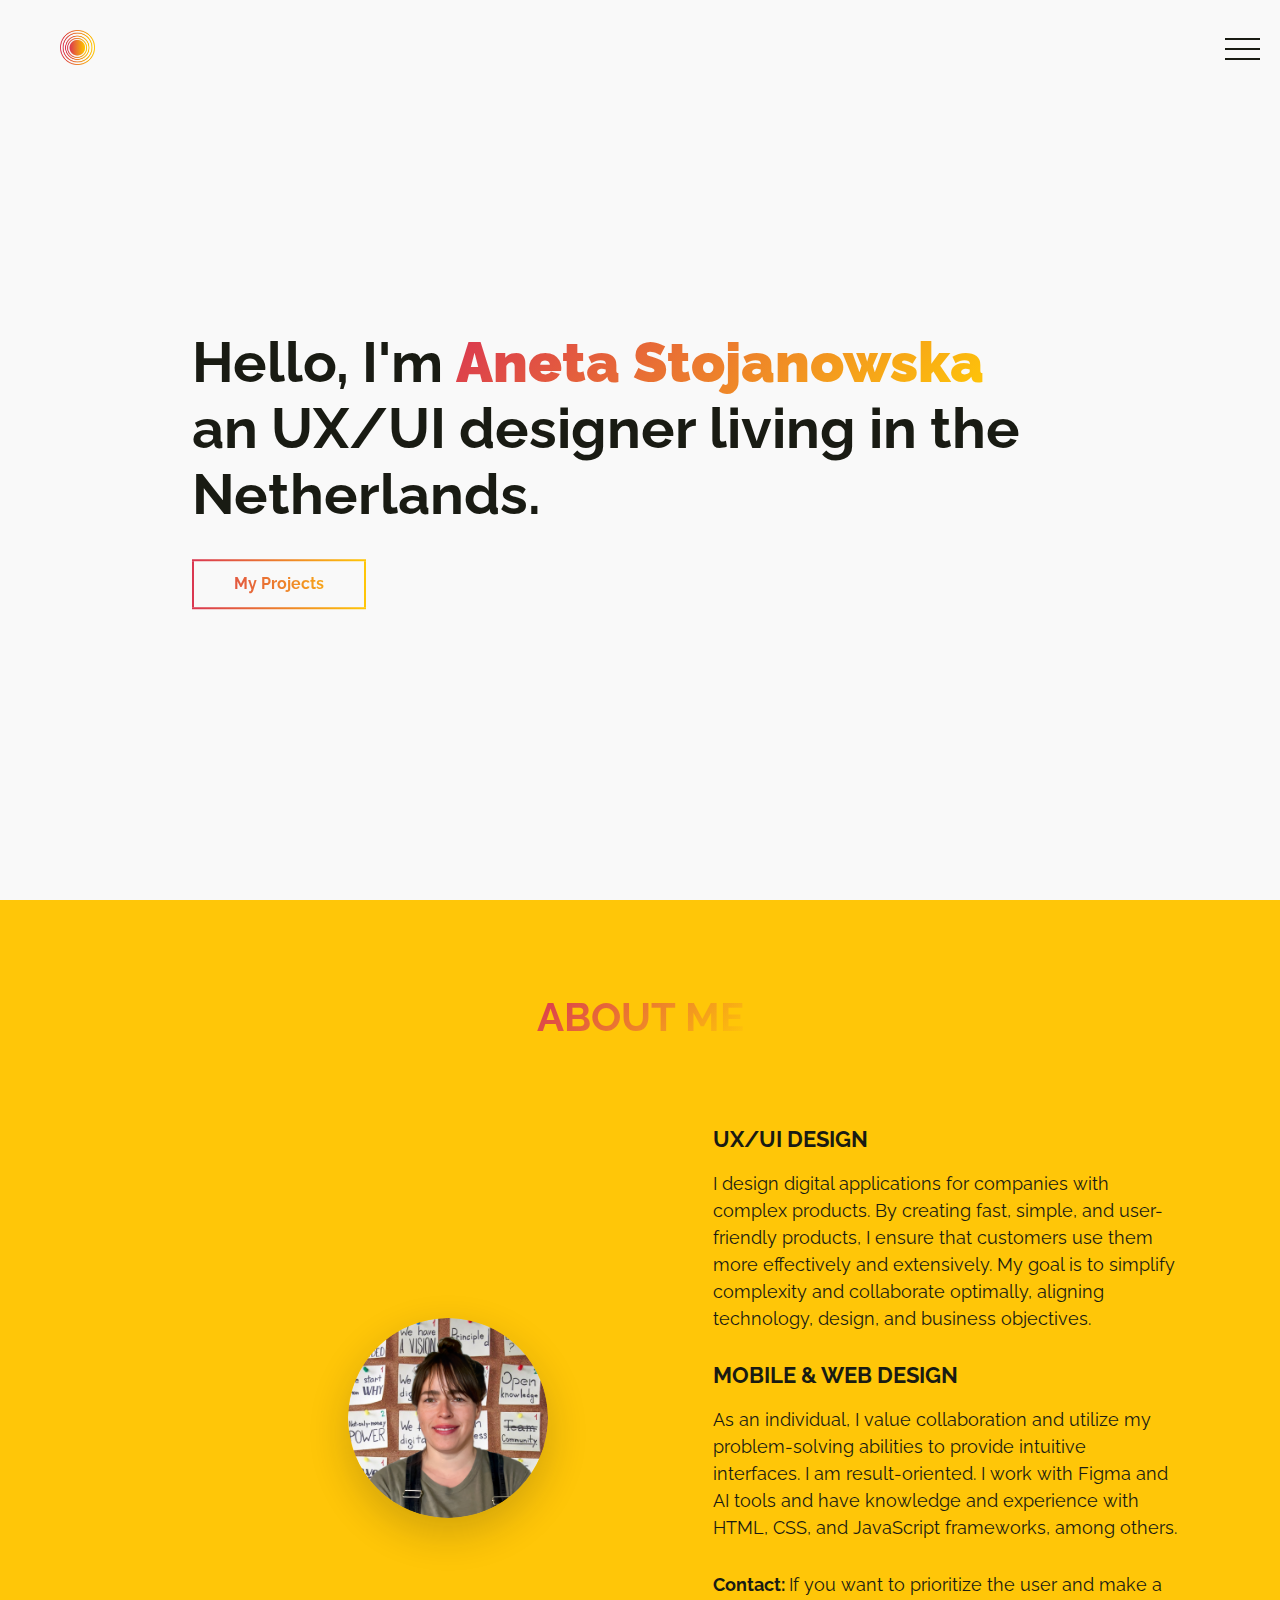
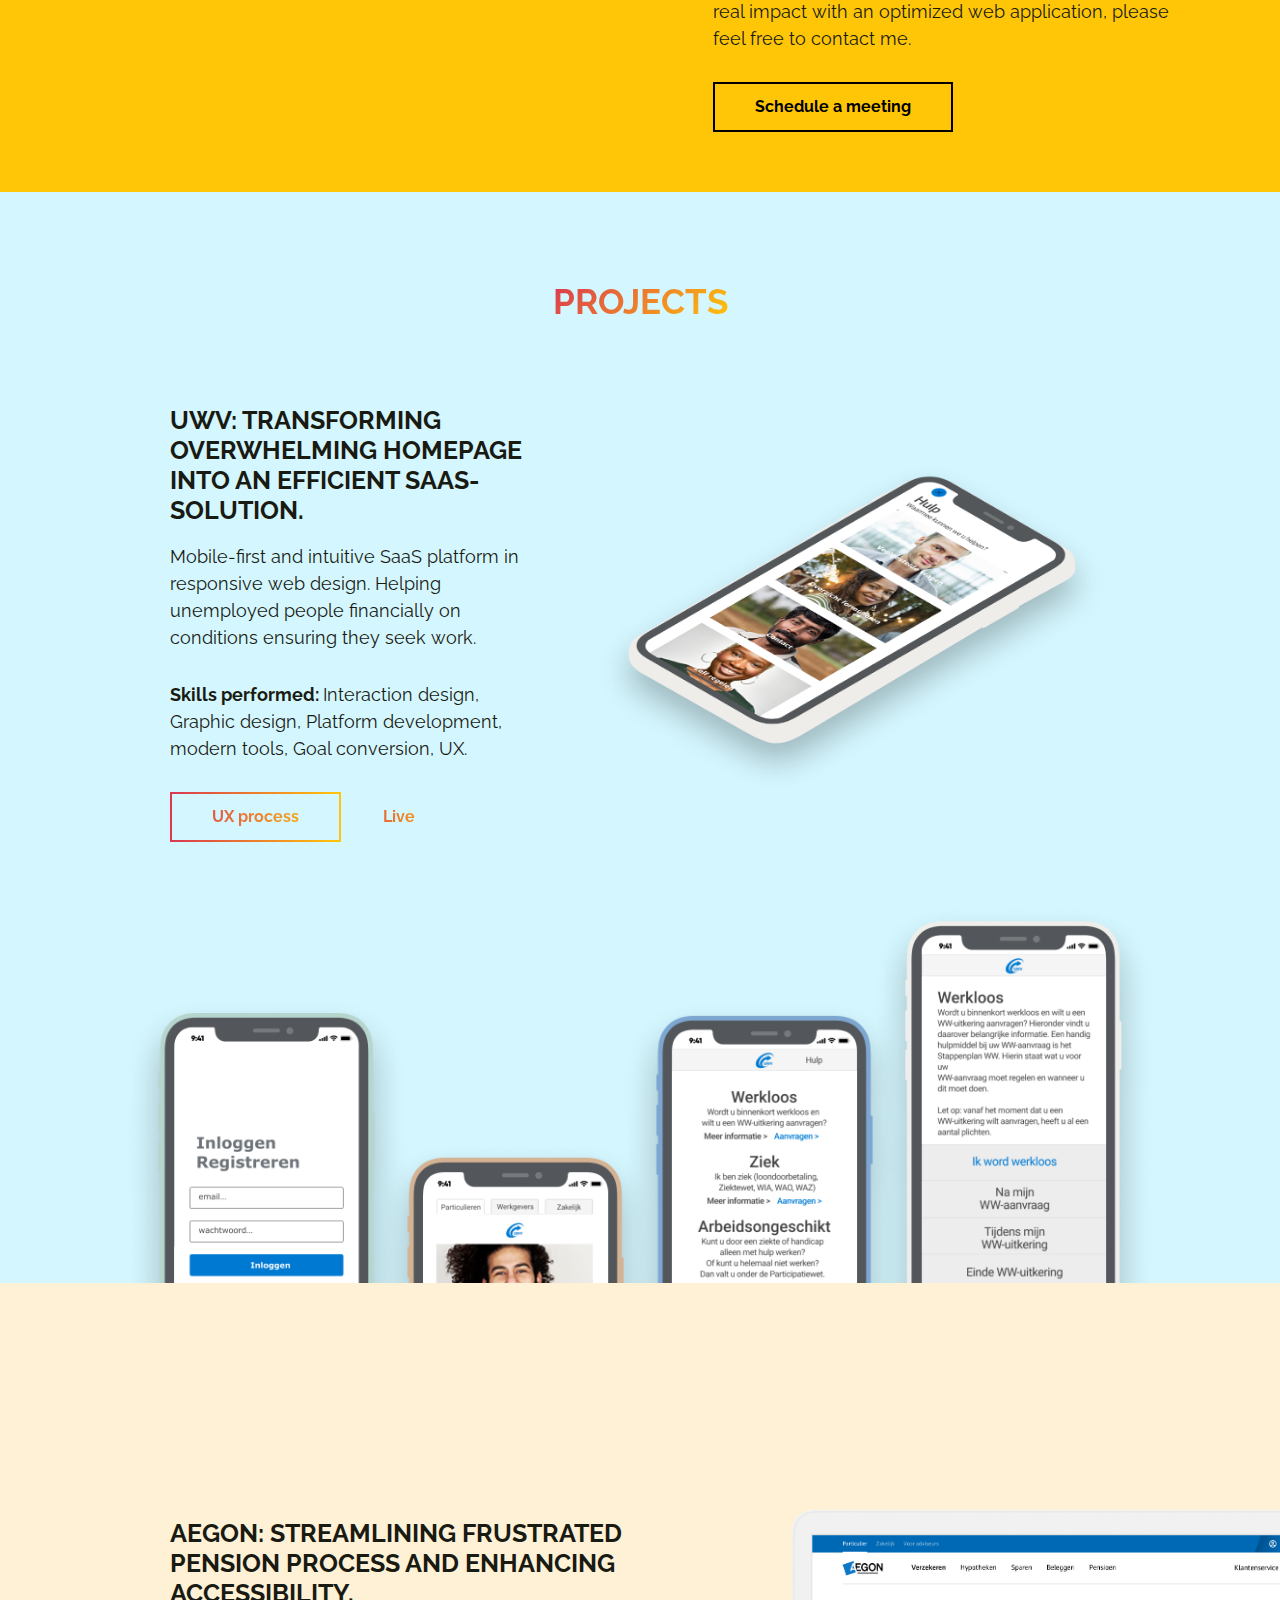
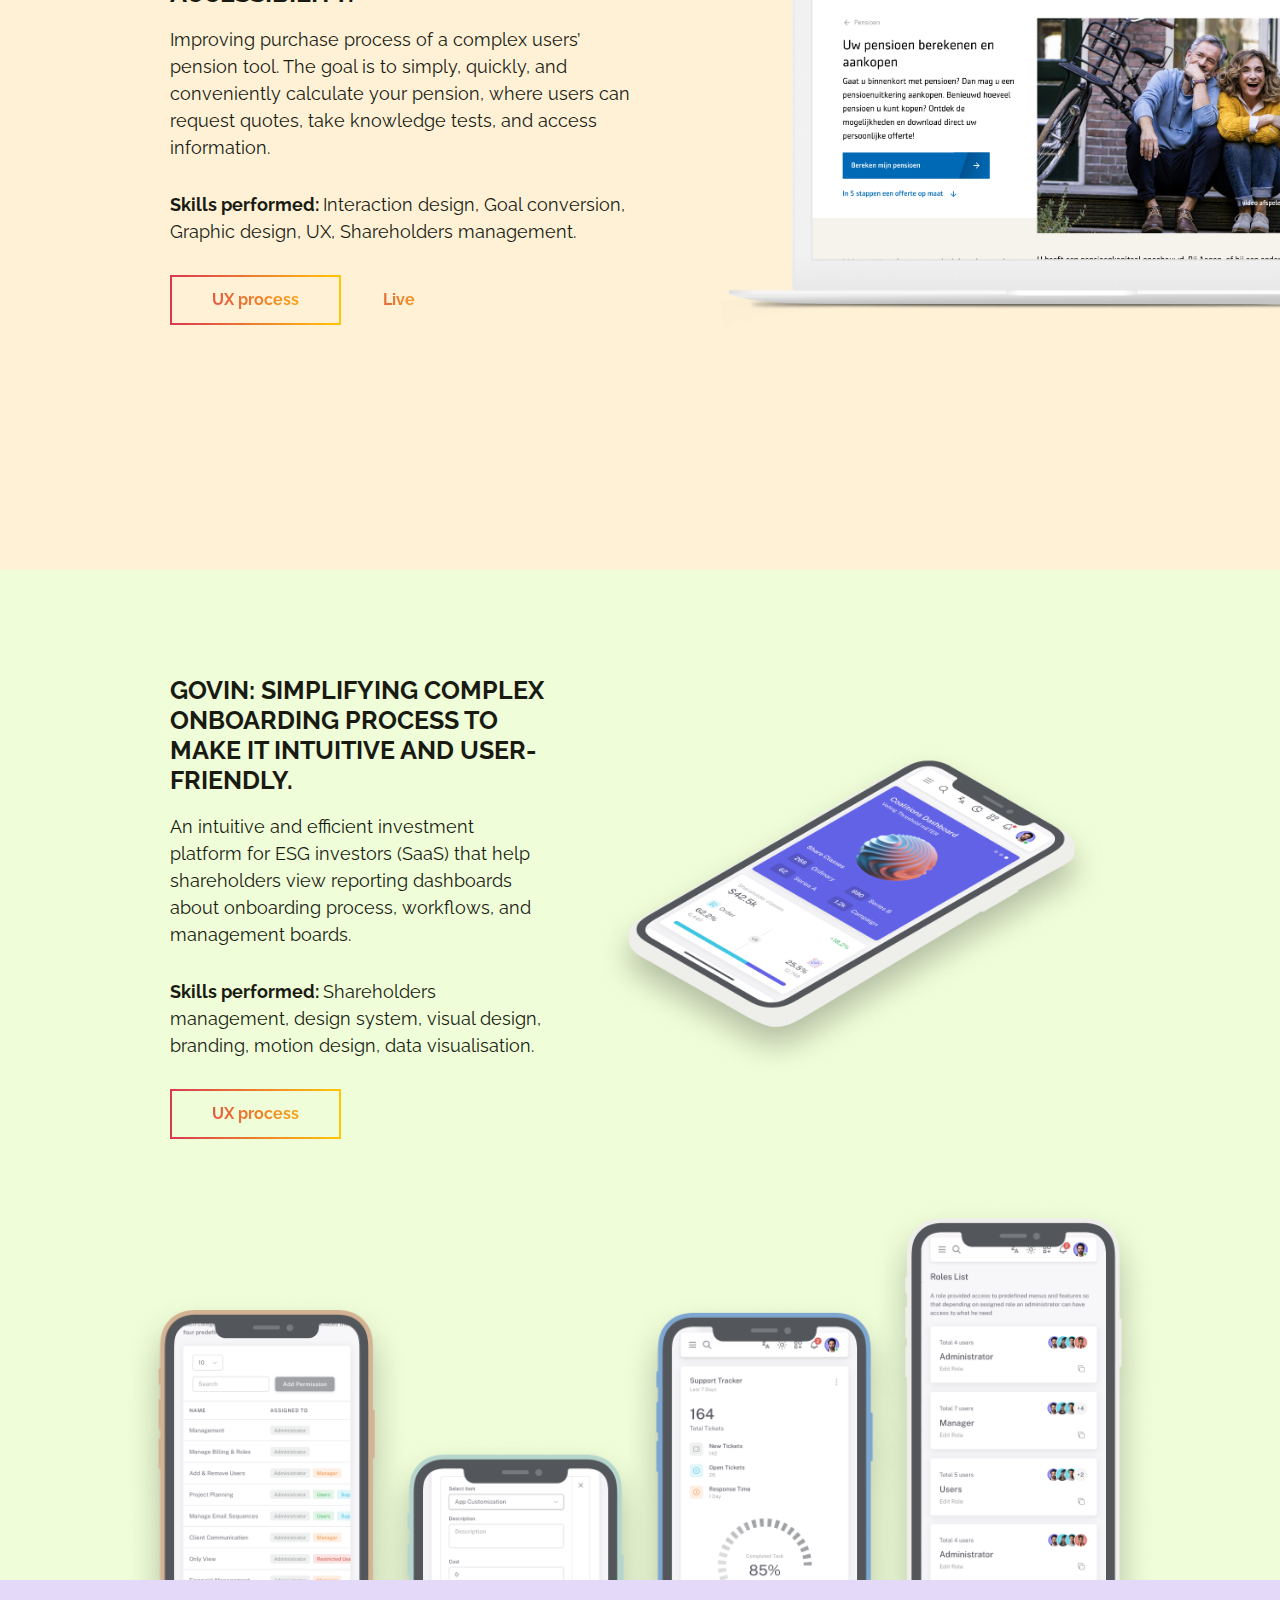
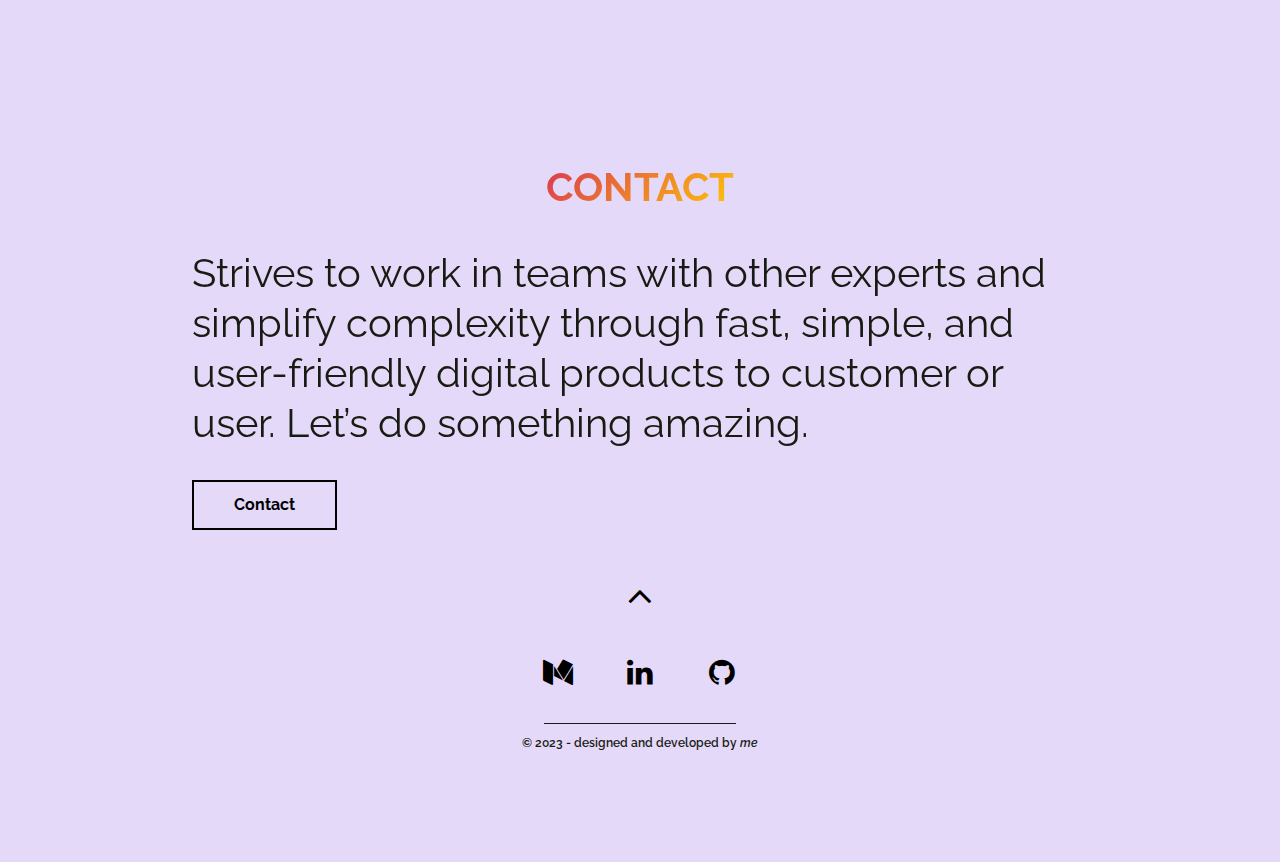
<file: index.html>
﻿<!DOCTYPE html>
<html lang="en">
<head>
  <meta charset="UTF-8" />
  <meta name="viewport" content="width=device-width, initial-scale=1.0" />
  <meta http-equiv="X-UA-Compatible" content="ie=edge" />
  <meta name="seo keywords" content="aneta stojanowska, ux/ui designer, optimizing products, user friendly web apps, front-end skills, saas-solutions, mobile and web design, ux, interaction design" />
  <meta property="og:title" content="Aneta Stojanowska is a UX/UI Designer with front-end skills and experience in web and mobile design.">
  <meta property="og:image" content="https://www.anetastojanowska.nl/image/aneta-stojanowska.png">
  <meta property="og:description" content="I help companies to optimize their digital products and services. By creating fast, simple, and user-friendly products, I ensure that customers use them more effectively and extensively. I design digital applications for companies with complex products. My goal is to simplify complexity and collaborate optimally, aligning technology, design, and business objectives.
  ">
  <meta property="og:url" content="https://www.anetastojanowska.nl/index.html">
  <meta name="author" content="Aneta Stojanowska">
  <link rel="canonical" href="https://anetastojanowska.nl" />
  <!-- <link rel="canonical" href="https://www.anetastojanowska.nl" /> -->
  <link rel="preconnect" href="https://fonts.googleapis.com" />
  <link rel="preconnect" href="https://fonts.gstatic.com" crossorigin />
  <link
  href="https://fonts.googleapis.com/css2?family=Chango&family=Erica+One&family=Plaster&family=Poppins:wght@300&family=Raleway:ital,wght@0,100;0,200;0,300;0,400;0,700;0,800;0,900;1,700;1,900&display=swap"
  rel="stylesheet"
  />
  <link rel="icon" type="image/ico" href="image/favicon.ico" />

  <link rel="stylesheet" href="css/style.css" />
  <link rel="stylesheet" href="https://cdnjs.cloudflare.com/ajax/libs/font-awesome/4.7.0/css/font-awesome.css" integrity="sha512-5A8nwdMOWrSz20fDsjczgUidUBR8liPYU+WymTZP1lmY9G6Oc7HlZv156XqnsgNUzTyMefFTcsFH/tnJE/+xBg==" crossorigin="anonymous" referrerpolicy="no-referrer" />

  <title>UX/UI Designer </title>
  <!-- Global site tag (gtag.js) - Google Analytics -->
<script async src="https://www.googletagmanager.com/gtag/js?id=G-D2WTCC5NNR"></script>
<script>
  window.dataLayer = window.dataLayer || [];
  function gtag(){dataLayer.push(arguments);}
  gtag('js', new Date());

  gtag('config', 'G-D2WTCC5NNR');
</script>
</head>
<body>
  <!-- Menu Overlay: add overlay, the dark sms through layer behind navigation, but infront main content -->
  <div class="overlay overlay-slide-left" id="overlay">
    <!-- Menu Items pointed to the right section id-->
    <nav>
      <ul>
        <!-- Because slide-out- is transforming off the page, we don't see it when load page fro the first time -->
        <li id="nav-1" class="slide-out-1"><a href="#about">About</a></li>
        <li id="nav-2" class="slide-out-2"><a href="#project-one">Uwv</a></li>
        <li id="nav-3" class="slide-out-3">
          <a href="#project-two">Aegon</a>
        </li>
        <li id="nav-4" class="slide-out-4">
          <a href="#project-three">Govin</a>
        </li>
        <li id="nav-5" class="slide-out-5">
          <a href="#contact">Contact</a>
        </li>
      </ul>
    </nav>
  </div>
  <!-- Menu bars -->
  <div class="menu-bars" id="menu-bars">
    <div class="bar1"></div>
    <div class="bar2"></div>
    <div class="bar3"></div>
  </div>
  <!-- Sections -->
  <section id="home">
    <img src="image/logo.png" alt="Logo" class="logo" />
  </section>
  <div class="text-box" id="homecontent">
    <h1 class="heading-primary">
      <span class="heading-primary-main">
      Hello, I'm <strong> Aneta Stojanowska</strong></span
      >
      <!-- span is to style elements differently -->
      <span class="heading-primary-sub">
        an UX/UI designer living in the Netherlands.</span
        >
      </h1>
      <!-- below: styles about the color in btn-white class, for buttons functionality use btn class-->
      <a href="#project-one" class="btn btn-text btn2">My Projects</a>
    </div>
    <!-- ABOUT ME PAGE -->
    <main>
      <section id="about">
        <!-- utility class u-margin-8 let to stay independent/reusable across the page-->
        <div class="u-center-text u-margin-bottom-big">
          <h2 class="heading-secondary">About Me</h2>
        </div>
        <div class="container">
          <div class="zone image">
            <!-- style="margin:40px auto; text-align:center;" -->
            <img
            src="image/profile-foto.png"
            alt="Profile Photo"
            class="photo"
            height="auto"
            width="200px"
            />
          </div>
          <div class="zone text">
            <h3 class="heading-tertiary u-margin-bottom-small">
             UX/UI Design
            </h3>
            <p class="paragraph"> I design digital applications for companies with complex products. By creating fast, simple, and user-friendly products, I ensure that customers use them more effectively and extensively. My goal is to simplify complexity and collaborate optimally, aligning technology, design, and business objectives.
 
            </p>
</p>
            <h3 class="heading-tertiary u-margin-bottom-small">
             Mobile & web design </h3>
            <p class="paragraph">
              As an individual, I value collaboration and utilize my problem-solving abilities to provide intuitive interfaces. I am result-oriented. I work with Figma and AI tools and have knowledge and experience with HTML, CSS, and JavaScript frameworks, among others.  </p>
<p class="paragraph">
 <strong> Contact: </strong> If you want to prioritize the user and make a real impact with an optimized web application, please feel free to contact me.
</p>
            <a href="https://calendly.com/aneta-s/30min" target=”_blank” class="btn btn-text btn1">Schedule a meeting</a>
          </div>
        </div>
      </section>
    </main>
    <section id="project-one">
      <div class="u-center-text u-margin-bottom-big">
        <h2 class="heading-secondary">Projects</h2>
      </div>
      <div class="project-container">
        <div class="zone text">
          <h3 class="heading-tertiary u-margin-bottom-small">
            UWV: Transforming overwhelming homepage into an efficient SaaS-solution.
         </h3>
    
         <div class="mobile-image">
          <img
          src="image/uwv-case.png"
          alt="MUwv Photo"
          class="photo"
          height="auto"
          />
                  <!-- <video autoplay="autoplay" loop="loop" width="100%" height="auto" muted playsinline>
                            <source src="assets/video-matchcare-case.mp4" type="video/mp4" />
                          </video> -->
        </div>
        <p class="paragraph">
          Mobile-first and intuitive SaaS platform in responsive web design. Helping unemployed people financially on conditions ensuring they seek work.
        </p>
    
        <p class="paragraph"> <strong> Skills performed: </strong>
         Interaction design, Graphic design, Platform development, modern tools, Goal conversion, UX.
        </p>
        <div class="btns-group">
          <a href="project-one-description.html" target=”_blank” class="btn btn-text btn2">UX process</a>
           <a href="https://www.uwv.nl/particulieren/index.aspx" target=”_blank” class="btn btn-text btn3">Live</a>
        </div>
      </div>
      <div class="area image desktop-img">
        <img
        src="image/uwv-case.png"
        alt="Uwv Photo"
        class="photo"
        height="auto"
        />
          <!-- <video autoplay="autoplay" loop="loop" width="100%" height="auto" muted playsinline>
                            <source src="assets/video-matchcare-case.mp4" type="video/mp4" />
                          </video> -->
        </div>
      </div>
    </div>
    <div class="full-image">
      <img
      src="image/uwv-main.png"
      alt="uwv Photo"
      class="photo"
      height="auto"
      />
            <!-- <video autoplay="autoplay" loop="loop" width="100%" height="auto" muted playsinline>
                            <source src="assets/video-matchcare-main.mp4" type="video/mp4" />
                          </video> -->
    </div>
  </section>
  <section id="project-two">
    <!-- of .active? -->
    <div class="project-container">
      <div class="zone text">
        <h3 class="heading-tertiary u-margin-bottom-small">
          Aegon: Streamlining frustrated pension process and enhancing accessibility.
       </h3>

       <div class="mobile-image">
        <img
        src="image/aegon-case.png"
        alt="Profile Photo"
        class="photo"
        height="auto"
        />
      </div>
      <p class="paragraph">
        Improving purchase process of a complex users’ pension tool. The goal is to simply, quickly, and conveniently calculate your pension, where users can request quotes, take knowledge tests, and access information.
      </p>
      <p class="paragraph"> <strong> Skills performed: </strong>
        Interaction design, Goal conversion, Graphic design, UX, Shareholders management.
      </p>
      <div class="btns-group">
        <a href="./project-two-description.html" class="btn btn-text btn2">UX process</a>
                <a href="https://www.aegon.nl/particulier/pensioen/aegon-uitkerend-garantiepensioen" target=”_blank” class="btn btn-text btn3">Live</a>
      </div>
    </div>
    <div class="area image">
      <img
      src="image/aegon-case.png"
      alt="Profile Photo"
      class="photo"
      height="auto"
      width="400px"
      />
    </div>
  </div>
</section>
<section id="project-three">
        <!-- of .active? -->  
        <div class="project-container">
          <div class="zone text">
            <h3 class="heading-tertiary u-margin-bottom-small">
              Govin: Simplifying complex onboarding process to make it Intuitive and user-friendly.
           </h3>
  
           <div class="mobile-image">
            <img
            src="image/govin-case.png"
            alt="matchcare Photo"
            class="photo"
            height="auto"
            />
            <!-- <video autoplay="autoplay" loop="loop" width="100%" height="auto" muted playsinline>
              <source src="assets/video-tops-case.mp4" type="video/mp4" />
            </video> -->
          </div>
          <p class="paragraph">
            An intuitive and efficient investment platform for ESG investors (SaaS)  that help shareholders view reporting dashboards about onboarding process, workflows, and management boards.
          </p>
          <!-- <p class="paragraph">
            Creating storytelling that ensures a unique experience to the user and provides a clear overview of the survey’s results.
          </P> -->
          <p class="paragraph"> <strong> Skills performed: </strong>
            Shareholders management, design system, visual design, branding, motion design, data visualisation.
          </p>
          <div class="btns-group">
            <a href="./project-three-description.html" target=”_blank” class="btn btn-text btn2">UX process</a>
             <!-- <a href="https://tops-mto-2022.webflow.io/" target=”_blank” class="btn btn-text btn3">Live</a> -->
          </div>
        </div>
        <div class="area image desktop-img">
          <img
          src="image/govin-case.png"
          alt="matchcare Case"
          class="photo"
          height="auto"
          />
          <!-- <video autoplay="autoplay" loop="loop" width="100%" height="auto" muted playsinline>
            <source src="assets/video-tops-case.mp4" type="video/mp4" />
          </video> -->
        </div>
      </div>
      <div class="full-image">
        <img
        src="image/govin-main.png"
        alt="matchcare Main"
        class="photo"
        height="auto"
        />
        <!-- <video autoplay="autoplay" loop="loop" width="100%" height="auto" muted playsinline>
          <source src="assets/video-tops-main.mp4" type="video/mp4" />
        </video> -->
      </div>
</section>
<!-- **** Contact Section **** -->
<section id="contact">
  <div class="u-center-text u-margin-bottom-big">
    <h2 class="heading-secondary">Contact</h2>
  </div>
  <div class="text-box">
    <h1 class="heading-primary">  <span class="heading-primary-main">
      Strives to work in teams with other experts and simplify complexity through fast, simple, and user-friendly digital products to customer or user. Let’s do something amazing. 
    </h1>
    <!-- below: styles about the color in btn-white class, for buttons functionality use btn class-->
    <a href="mailto:hi@anetastojanowska.nl" class="btn btn-text btn1">Contact</a>
  </div>
  <div class="footer">
   <a rel="noreferrer" href="#top" class="back-to-top">
    <i class="fa fa-angle-up" aria-hidden="true"></i>
  </a>
  <div class="social-links">
    <a rel="noreferrer" href="https://anetastojanowska.medium.com/" target="_blank">
      <i class="fa fa-medium fa-inverse"></i>
    </a>
    <a rel="noreferrer" href="https://www.linkedin.com/in/stojanowska/" target="_blank">
      <i class="fa fa-linkedin fa-inverse"></i>
    </a>
    <a rel="noreferrer" href="https://github.com/aneta-s" target="_blank">
      <i class="fa fa-github fa-inverse"></i>
    </a>
  </div>
  <hr />
  <p class="footer__text">
    © 2023 - designed and developed by
    <a href="index.html#about"><i>me</i></a>
  </p>
</div>
</section>
<!-- /END Footer Section -->

<!-- /END Contact Section -->
<!-- Script -->
<script src="script.js"></script>
<script
src="https://code.jquery.com/jquery-3.6.0.min.js"
integrity="sha256-/xUj+3OJU5yExlq6GSYGSHk7tPXikynS7ogEvDej/m4="
crossorigin="anonymous"></script>
<script type="text/javascript" src="js/tilt.js"></script>
</body>

<script type="text/javascript">
  $('.area.image img').tilt({
    glare: true,
    maxGlare: .1
  })
</script>
</html>
</file>
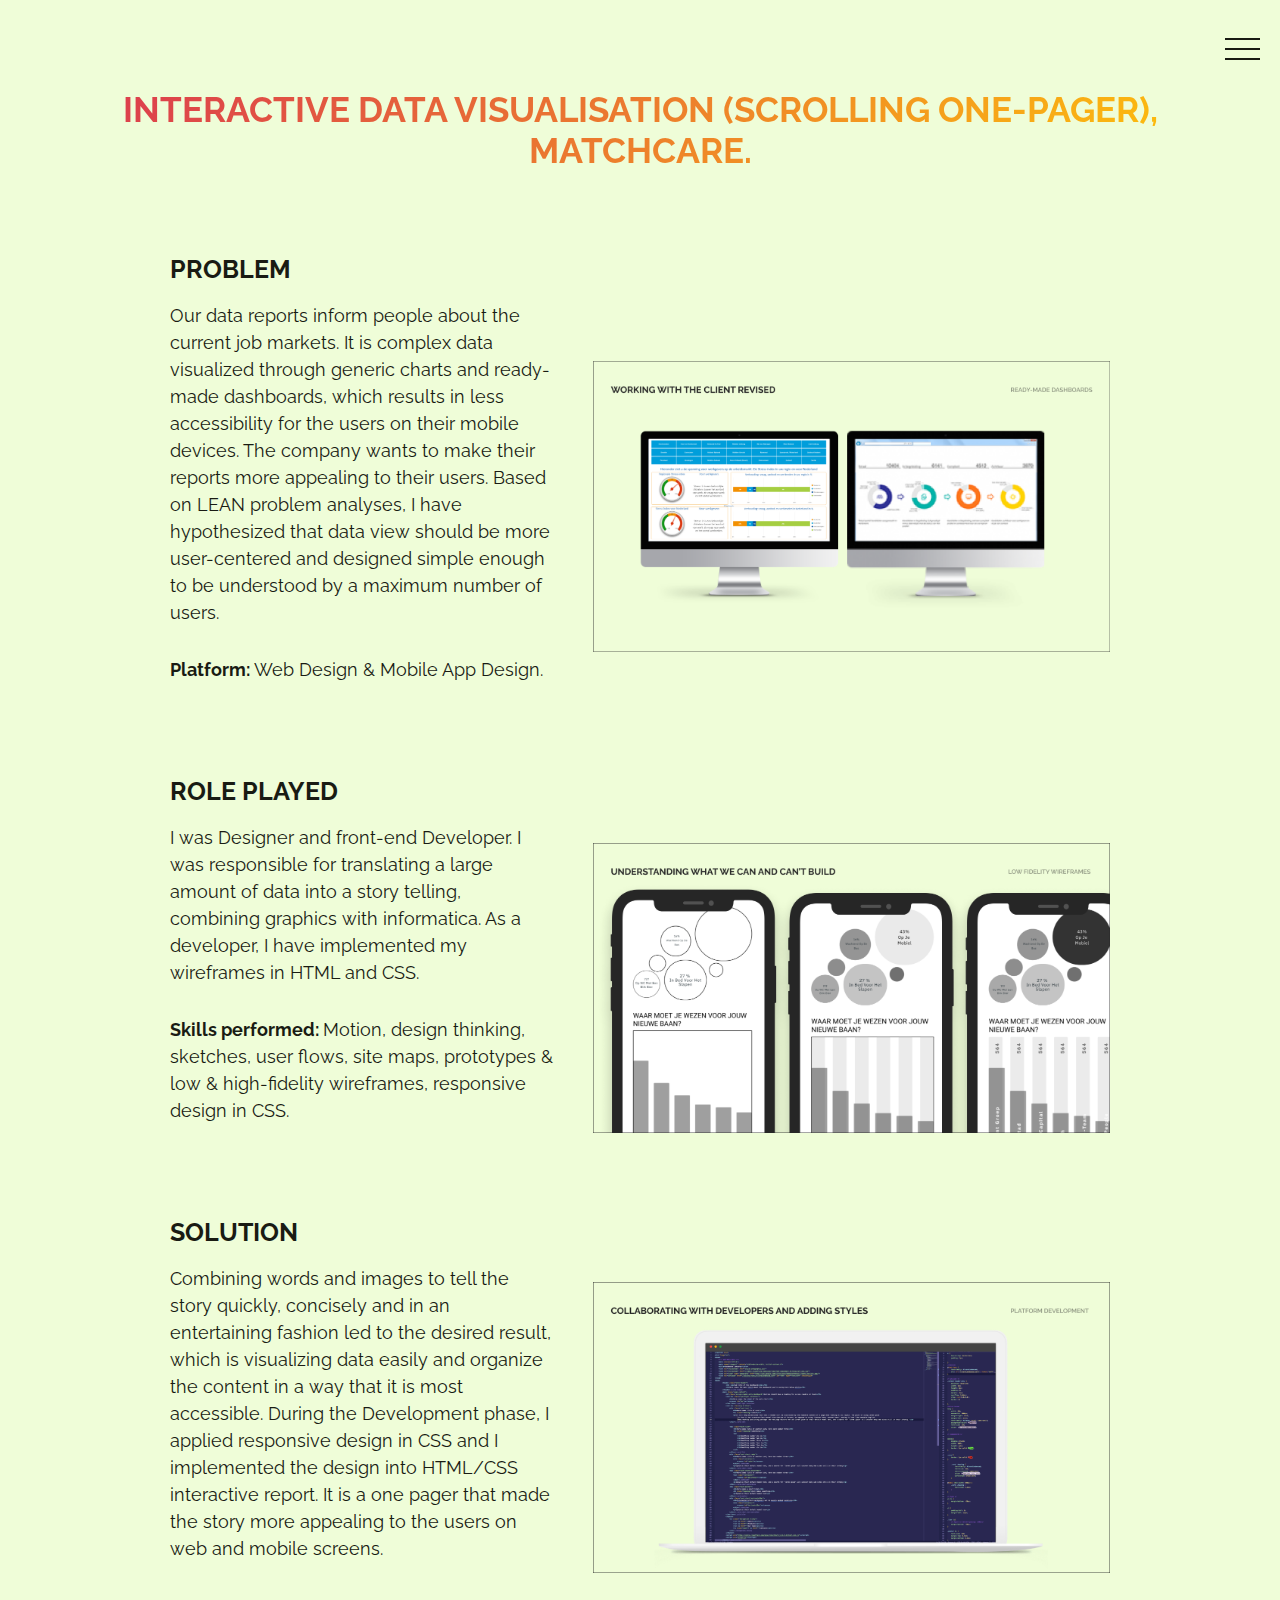
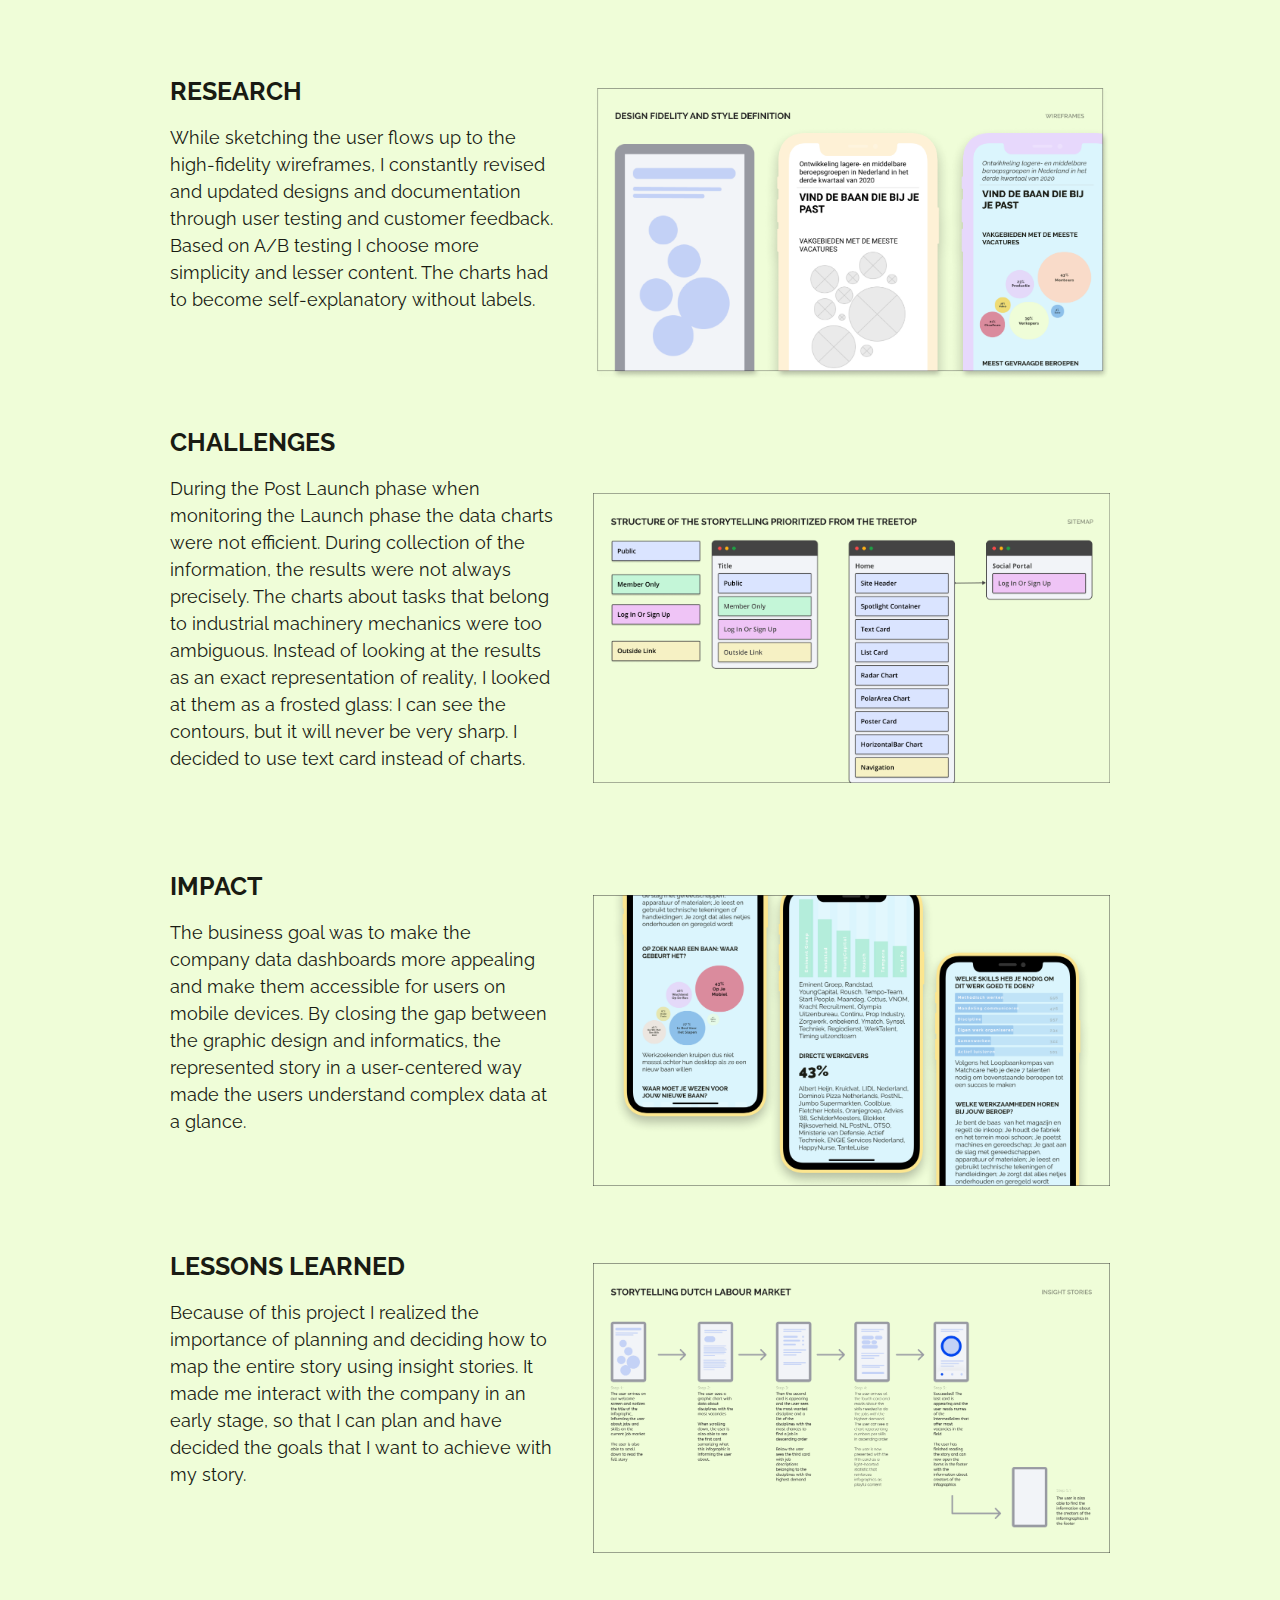
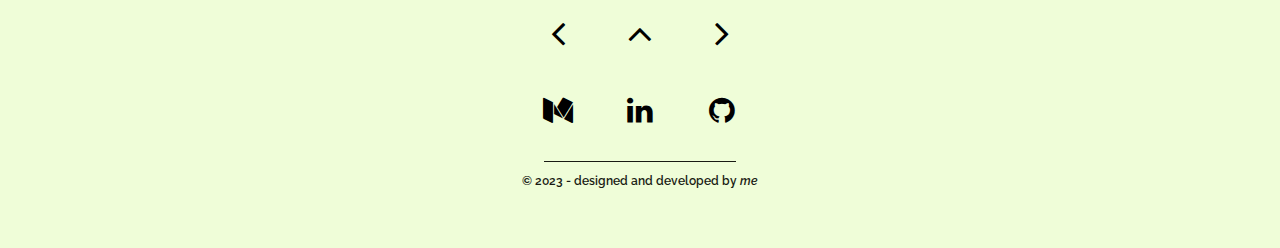
<file: project-four-description.html>
<!DOCTYPE html>
<html lang="en">
    <head>
        <meta charset="UTF-8" />
  <meta name="viewport" content="width=device-width, initial-scale=1.0" />
  <meta http-equiv="X-UA-Compatible" content="ie=edge" />
  <meta name="seo keywords" content="aneta stojanowska, ux/ui designer, optimizing products, user friendly web apps, front-end skills, saas-solutions, mobile and web design, ux, interaction design" />
  <meta property="og:title" content="Aneta Stojanowska is a UX/UI Designer with front-end skills and experience in web and mobile design.">
  <meta property="og:image" content="https://raw.githubusercontent.com/aneta-s/ortfolio/main/image/matchcare-seo.png">
  <meta property="og:description" content="I help companies to optimize their digital products and services. By creating fast, simple, and user-friendly products, I ensure that customers use them more effectively and extensively. I design digital applications for companies with complex products. My goal is to simplify complexity and collaborate optimally, aligning technology, design, and business objectives.
  ">
  <meta property="og:url" content="https://www.anetastojanowska.nl/index.html">
  <meta name="author" content="Aneta Stojanowska">
  <link rel="canonical" href="https://anetastojanowska.nl" />
  <!-- <link rel="canonical" href="https://www.anetastojanowska.nl" /> -->
  <link rel="preconnect" href="https://fonts.googleapis.com" />
  <link rel="preconnect" href="https://fonts.gstatic.com" crossorigin />
  <link
  href="https://fonts.googleapis.com/css2?family=Chango&family=Erica+One&family=Plaster&family=Poppins:wght@300&family=Raleway:ital,wght@0,100;0,200;0,300;0,400;0,700;0,800;0,900;1,700;1,900&display=swap"
  rel="stylesheet"
  />
  <link rel="icon" type="image/ico" href="image/favicon.ico" />

  <link rel="stylesheet" href="css/style.css" />
  <link rel="stylesheet" href="https://cdnjs.cloudflare.com/ajax/libs/font-awesome/4.7.0/css/font-awesome.css" integrity="sha512-5A8nwdMOWrSz20fDsjczgUidUBR8liPYU+WymTZP1lmY9G6Oc7HlZv156XqnsgNUzTyMefFTcsFH/tnJE/+xBg==" crossorigin="anonymous" referrerpolicy="no-referrer" />

  <title>UX/UI Designer</title>
        <!-- Global site tag (gtag.js) - Google Analytics -->
<script async src="https://www.googletagmanager.com/gtag/js?id=G-D2WTCC5NNR"></script>
<script>
  window.dataLayer = window.dataLayer || [];
  function gtag(){dataLayer.push(arguments);}
  gtag('js', new Date());

  gtag('config', 'G-D2WTCC5NNR');
</script>
    </head>
    <body class="project">
        <!-- Menu Overlay: add overlay, the dark sms through layer behind navigation, but infront main content -->
        <div class="overlay overlay-slide-left" id="overlay">
            <!-- Menu Items pointed to the right section id-->
            <nav>
                <ul>
                  <!-- Because slide-out- is transforming off the page, we don't see it when load page fro the first time -->
                  <li id="nav-1" class="slide-out-1"><a href="index.html#about">About</a></li>
                  <li id="nav-2" class="slide-out-2"><a href="index.html#project-one">Uwv</a></li>
                  <li id="nav-3" class="slide-out-3">
                    <a href="index.html#project-two">Aegon</a>
                  </li>
                  <li id="nav-4" class="slide-out-4">
                    <a href="index.html#project-three">Govin</a>
                  </li>
                  <li id="nav-5" class="slide-out-5">
                    <a href="index.html#contact">Contact</a>
                  </li>
                </ul>
              </nav>
        </div>
        <!-- Menu bars -->
        <div class="menu-bars" id="menu-bars">
            <div class="bar1"></div>
            <div class="bar2"></div>
            <div class="bar3"></div>
        </div>
        <!-- Sections -->
        <section id="project-three">
            <!-- of .active? -->
            <div class="u-center-text u-margin-bottom-big">
                <h2 class="heading-secondary">INTERACTIVE DATA VISUALISATION (SCROLLING ONE-PAGER), MATCHCARE.</h2>
            </div>
            <div class="project-container">
                <div class="zone text">
                    <h3 class="heading-tertiary u-margin-bottom-small">
                        Problem
                    </h3>
                    <p class="paragraph">
                        Our data reports inform people about the current job markets. It is complex data visualized through generic charts and ready-made dashboards, which results in less accessibility for the users on their mobile devices. The company wants to make their reports more appealing to their users. Based on LEAN problem analyses, I have hypothesized that data view should be more user-centered and designed simple enough to be understood by a maximum number of users.                    </p>
                    <p class="paragraph">
                        <strong> Platform: </strong>
                        Web Design & Mobile App Design.
                    </p>
                </div>
                <div class="area image">
                    <img src="image/matchcare-problem.png" alt="Profile Photo" class="photo" height="auto" width="400px" />
                </div>
            </div>
            <div class="project-container">
                <div class="zone text">
                    <h3 class="heading-tertiary u-margin-bottom-small">
                        Role played
                    </h3>
                    <p class="paragraph">
                        I was Designer and front-end Developer. I was responsible for translating a large amount of data into a story telling, combining graphics with informatica. As a developer, I have implemented my wireframes in HTML and CSS.                    </p>
                    <p class="paragraph">
                        <strong> Skills performed: </strong>
                        Motion, design thinking, sketches, user flows, site maps, prototypes & low & high-fidelity wireframes, responsive design in CSS.                    </p>
                </div>
                <div class="area image">
                    <img src="image/matchcare-role.png" alt="Profile Photo" class="photo" height="auto" width="400px" />
                </div>
            </div>
            <div class="project-container">
                <div class="zone text">
                    <h3 class="heading-tertiary u-margin-bottom-small">
                        Solution
                    </h3>
                    <p class="paragraph">
                        Combining words and images to tell the story quickly, concisely and in an entertaining fashion led to the desired result, which is visualizing data easily and organize the content in a way that it is most accessible.
During the Development phase, I applied responsive design in CSS and I implemented the design into HTML/CSS interactive report. It is a one pager that made the story more appealing to the users on web and mobile screens.
                    </p>
                    <!-- <p class="paragraph">
                        <strong> Skills performed: </strong>
                        Design thinking, motion design, design system, sketches, user flows, site maps, high & low fidelity wireframes, prototypes, visual design, LEAN Startup.
                    </p> -->
                </div>
                <div class="area image">
                    <img src="image/matchcare-solution.png" alt="Profile Photo" class="photo" height="auto" width="400px" />
                </div>
            </div>
            <div class="project-container">
                <div class="zone text">
                    <h3 class="heading-tertiary u-margin-bottom-small">
                        Research
                    </h3>
                    <p class="paragraph">
                        While sketching the user flows up to the high-fidelity wireframes, I constantly revised and updated designs and documentation through user testing and customer feedback.
                        Based on A/B testing I choose more simplicity and lesser content. The charts had to become self-explanatory without labels.                    </p>
                    <!-- <p class="paragraph">
                        <strong> Skills performed: </strong>
                        Figma, Illustrator, React. I have been a UX/UI Designer for web and mobile apps using Figma/Sketch, Illustrator and HTML-prototypes.
                    </p> -->
                </div>
                <div class="area image">
                    <img src="image/matchcare-research.png" alt="Profile Photo" class="photo" height="auto" width="400px" />
                </div>
            </div>
            <div class="project-container">
                <div class="zone text">
                    <h3 class="heading-tertiary u-margin-bottom-small">
                        Challenges
                    </h3>
                    <p class="paragraph">
                        During the Post Launch phase when monitoring the Launch phase the data charts were not efficient. During collection of the information, the results were not always precisely. The charts about tasks that belong to industrial machinery mechanics were too ambiguous.
Instead of looking at the results as an exact representation of reality, I looked at them as a frosted glass: I can see the contours, but it will never be very sharp. I decided to use text card instead of charts.
                    </p>
                    <!-- <p class="paragraph">
                        <strong> Skills performed: </strong>
                        Figma, Illustrator, React. I have been a UX/UI Designer for web and mobile apps using Figma/Sketch, Illustrator and HTML-prototypes.
                    </p> -->
                </div>
                <div class="area image">
                    <img src="image/matchcare-challenges.png" alt="Profile Photo" class="photo" height="auto" width="400px" />
                </div>
            </div>
            <div class="project-container">
                <div class="zone text">
                    <h3 class="heading-tertiary u-margin-bottom-small">
                        Impact
                    </h3>
                    <p class="paragraph">
                        The business goal was to make the company data dashboards more appealing and make them accessible for users on mobile devices.
By closing the gap between the graphic design and informatics, the represented story in a user-centered way made the users understand complex data at a glance.
                    </p>
                    <!-- <p class="paragraph">
                        <strong> Skills performed: </strong>
                        Figma, Illustrator, React. I have been a UX/UI Designer for web and mobile apps using Figma/Sketch, Illustrator and HTML-prototypes.
                    </p> -->
                </div>
                <div class="area image">
                    <img src="image/matchcare-impact.png" alt="Profile Photo" class="photo" height="auto" width="400px" />
                </div>
            </div>
            <div class="project-container mb-0">
                <div class="zone text">
                    <h3 class="heading-tertiary u-margin-bottom-small">
                      Lessons learned
                    </h3>
                    <p class="paragraph">
                        Because of this project I realized the importance of planning and deciding how to map the entire story using insight stories.
                        It made me interact with the company in an early stage, so that I can plan and have decided the goals that I want to achieve with my story.
                    </p>
                    <!-- <p class="paragraph">
                        <strong> Skills performed: </strong>
                        Figma, Illustrator, React. I have been a UX/UI Designer for web and mobile apps using Figma/Sketch, Illustrator and HTML-prototypes.
                    </p> -->
                </div>
                <div class="area image">
                    <img src="image/matchcare-lessons-learned.png" alt="Profile Photo" class="photo" height="auto" width="400px" />
                </div>
            </div>
        </section>

        <section class="project1" id="contact">
            <div class="footer">
                <div>
                    <a href="project-three-description.html" class="back-to-top">
                        <i class="fa fa-angle-left" aria-hidden="true"></i>
                    </a>
                    <a href="#top" class="back-to-top">
                        <i class="fa fa-angle-up" aria-hidden="true"></i>
                    </a>
                    <a href="project-one-description.html" class="back-to-top">
                        <i class="fa fa-angle-right" aria-hidden="true"></i>
                    </a>
                </div>
                <div class="social-links">
                    <a rel="noreferrer" href="https://anetastojanowska.medium.com/" target="_blank">
                      <i class="fa fa-medium fa-inverse"></i>
                    </a>
                    <a rel="noreferrer" href="https://www.linkedin.com/in/stojanowska/" target="_blank">
                      <i class="fa fa-linkedin fa-inverse"></i>
                    </a>
                    <a rel="noreferrer" href="https://github.com/aneta-s" target="_blank">
                      <i class="fa fa-github fa-inverse"></i>
                    </a>
                  </div>
                <hr />
                <p class="footer__text">
                    © 2023 - designed and developed by
                    <a href="index.html#about"><i>me</i></a>
                  </p>
            </div>
            
        </section>

        <!-- Script -->
        <script src="script.js"></script>
        <script src="https://code.jquery.com/jquery-3.6.0.min.js" integrity="sha256-/xUj+3OJU5yExlq6GSYGSHk7tPXikynS7ogEvDej/m4=" crossorigin="anonymous"></script>
        <script type="text/javascript" src="js/tilt.js"></script>
    </body>

    <script type="text/javascript">
        $(".area.image img").tilt({
            glare: true,
            maxGlare: 0.1,
        });
    </script>
</html>
</file>
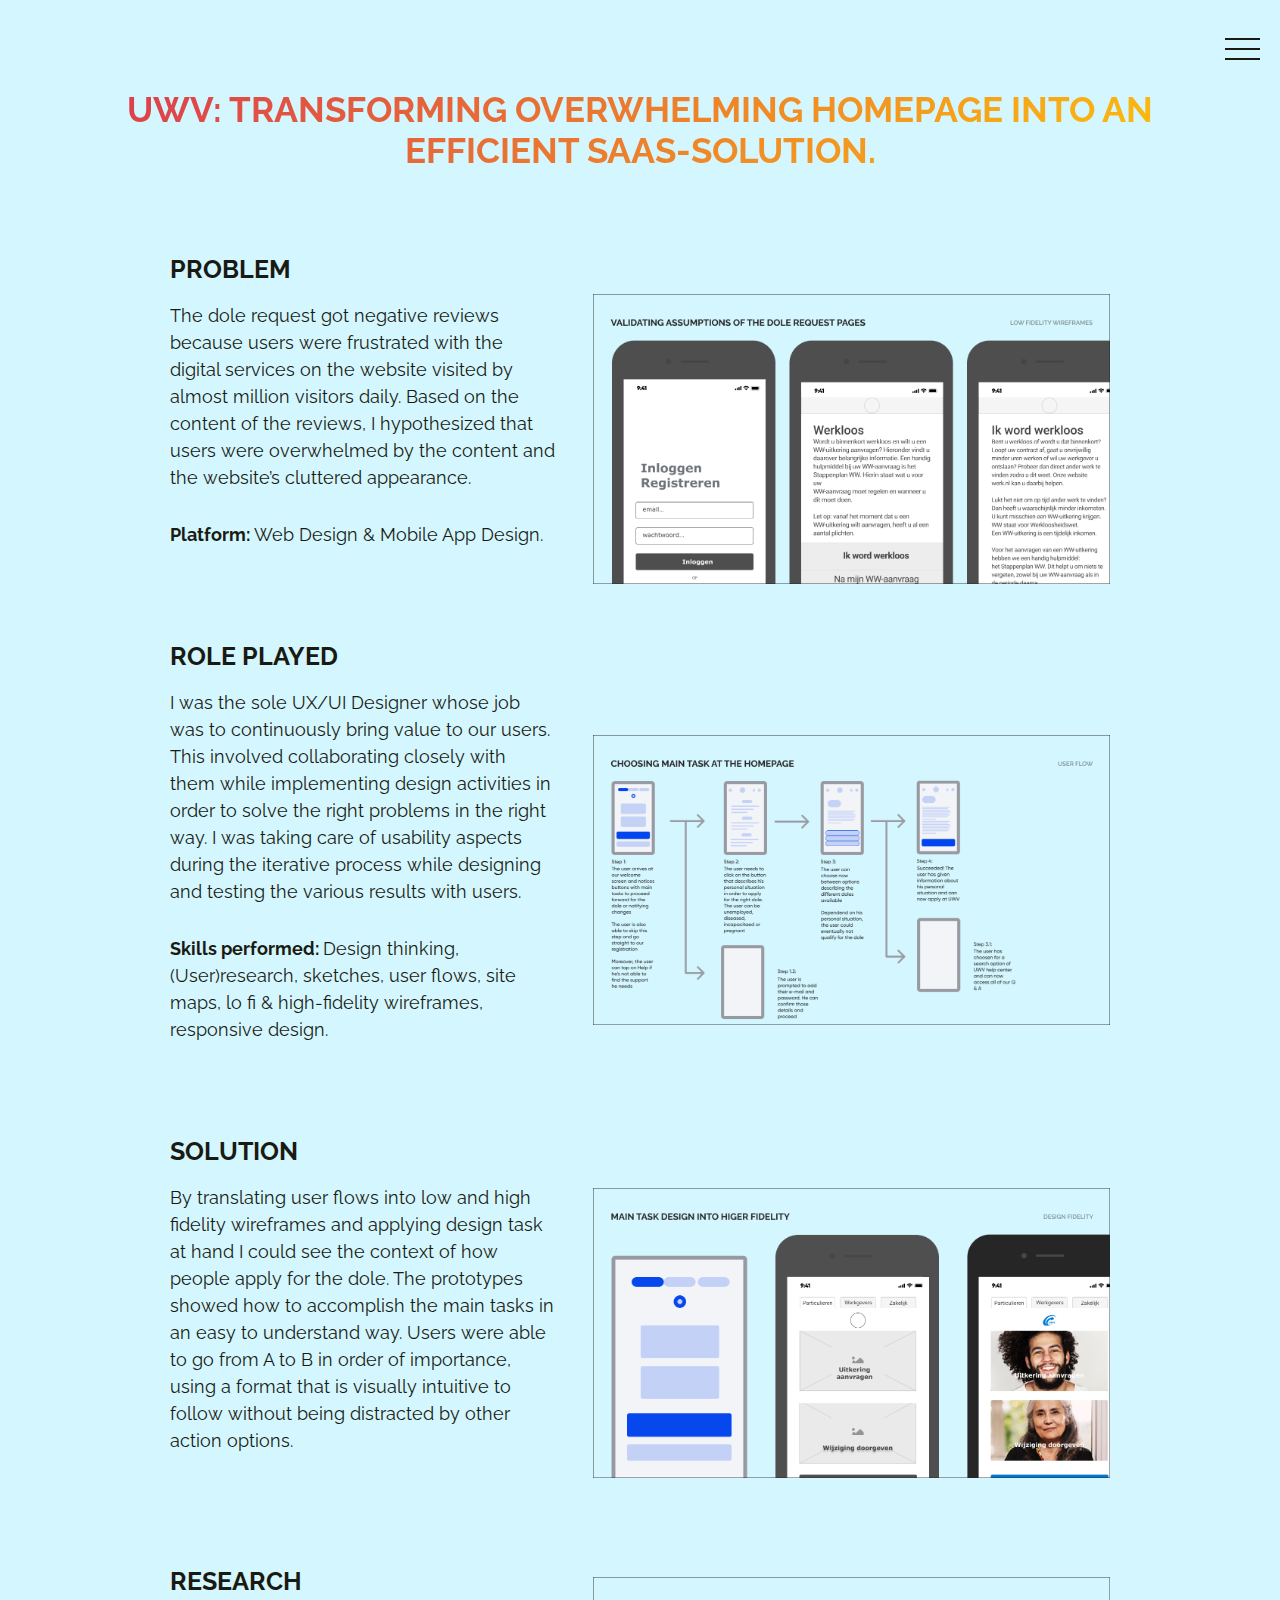
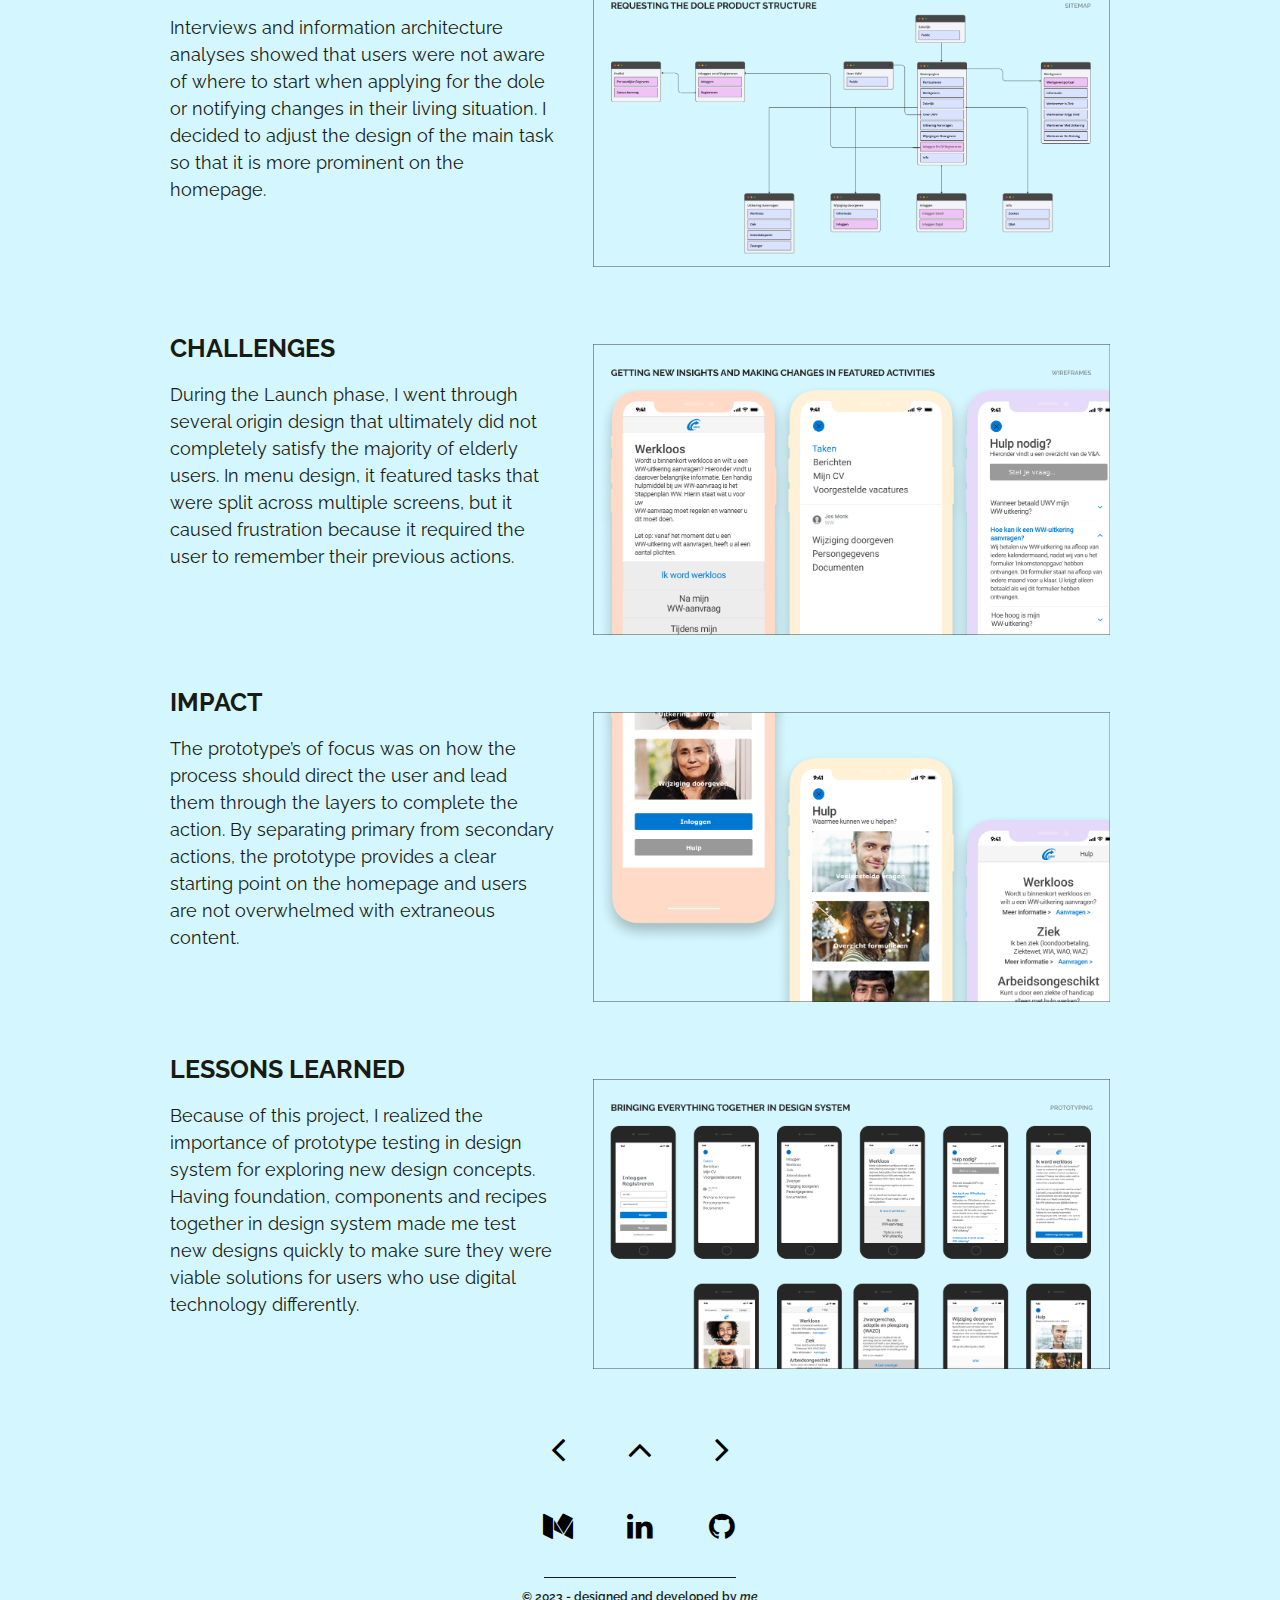
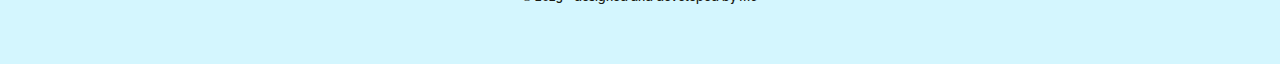
<file: project-one-description.html>
<!DOCTYPE html>
<html lang="en">
    <head>
        <meta charset="UTF-8" />
        <meta name="viewport" content="width=device-width, initial-scale=1.0" />
        <meta http-equiv="X-UA-Compatible" content="ie=edge" />
        <meta name="seo keywords" content="aneta stojanowska, ux/ui designer, optimizing products, user friendly web apps, front-end skills, saas-solutions, mobile and web design, ux, interaction design" />
        <meta property="og:title" content="UWV: Transforming overwhelming homepage into an efficient SaaS-solution.">
        <meta property="og:image" content="https://raw.githubusercontent.com/aneta-s/portfolio/main/image/uwv-seo.png">
        <meta property="og:description" content="I help companies to optimize their digital products and services. By creating fast, simple, and user-friendly products, I ensure that customers use them more effectively and extensively. I design digital applications for companies with complex products. My goal is to simplify complexity and collaborate optimally, aligning technology, design, and business objectives.
        ">
        <meta property="og:url" content="https://www.anetastojanowska.nl/index.html">
        <meta name="author" content="Aneta Stojanowska">
        <link rel="canonical" href="https://anetastojanowska.nl" />
        <!-- <link rel="canonical" href="https://www.anetastojanowska.nl" /> -->
        <link rel="preconnect" href="https://fonts.googleapis.com" />
        <link rel="preconnect" href="https://fonts.gstatic.com" crossorigin />
        <link
        href="https://fonts.googleapis.com/css2?family=Chango&family=Erica+One&family=Plaster&family=Poppins:wght@300&family=Raleway:ital,wght@0,100;0,200;0,300;0,400;0,700;0,800;0,900;1,700;1,900&display=swap"
        rel="stylesheet"
        />
        <link rel="icon" type="image/ico" href="image/favicon.ico" />
      
        <link rel="stylesheet" href="css/style.css" />
        <link rel="stylesheet" href="https://cdnjs.cloudflare.com/ajax/libs/font-awesome/4.7.0/css/font-awesome.css" integrity="sha512-5A8nwdMOWrSz20fDsjczgUidUBR8liPYU+WymTZP1lmY9G6Oc7HlZv156XqnsgNUzTyMefFTcsFH/tnJE/+xBg==" crossorigin="anonymous" referrerpolicy="no-referrer" />
      
        <title>UX/UI Designer </title>
        <!-- Global site tag (gtag.js) - Google Analytics -->
<script async src="https://www.googletagmanager.com/gtag/js?id=G-D2WTCC5NNR"></script>
<script>
  window.dataLayer = window.dataLayer || [];
  function gtag(){dataLayer.push(arguments);}
  gtag('js', new Date());

  gtag('config', 'G-D2WTCC5NNR');
</script>
    </head>
    <body class="project">
        <!-- Menu Overlay: add overlay, the dark sms through layer behind navigation, but infront main content -->
        <div class="overlay overlay-slide-left" id="overlay">
            <!-- Menu Items pointed to the right section id-->
            <nav>
                <ul>
                  <!-- Because slide-out- is transforming off the page, we don't see it when load page fro the first time -->
                  <li id="nav-1" class="slide-out-1"><a href="index.html#about">About</a></li>
                  <li id="nav-2" class="slide-out-2"><a href="index.html#project-one">Uwv</a></li>
                  <li id="nav-3" class="slide-out-3">
                    <a href="index.html#project-two">Aegon</a>
                  </li>
                  <li id="nav-4" class="slide-out-4">
                    <a href="index.html#project-three">Govin</a>
                  </li>
                  <li id="nav-5" class="slide-out-5">
                    <a href="index.html#contact">Contact</a>
                  </li>
                </ul>
              </nav>
        </div>
        <!-- Menu bars -->
        <div class="menu-bars" id="menu-bars">
            <div class="bar1"></div>
            <div class="bar2"></div>
            <div class="bar3"></div>
        </div>

        <!-- Sections -->
        <section id="project-one">
            <!-- of .active? -->
            <div class="u-center-text u-margin-bottom-big">
                <h2 class="heading-secondary">UWV: Transforming overwhelming homepage into an efficient SaaS-solution.</h2>
            </div>
            <div class="project-container">
                <div class="zone text">
                    <h3 class="heading-tertiary u-margin-bottom-small">
                       Problem
                    </h3>
                    <p class="paragraph">
                        The dole request got negative reviews because users were frustrated with the digital services on the website visited by almost million visitors daily. Based on the content of the reviews, I hypothesized that users were overwhelmed by the content and the website’s cluttered appearance.                    </p>
                    <p class="paragraph">
                        <strong> Platform: </strong>
                        Web Design & Mobile App Design.
                    </p>
                </div>
                <div class="area image">
                    <img src="image/uwv-problem.png" alt="UWV problem" class="photo" height="auto" width="400px" />
                </div>
            </div>
            <div class="project-container">
                <div class="zone text">
                    <h3 class="heading-tertiary u-margin-bottom-small">
                        Role played
                    </h3>
                    <p class="paragraph">
                        I was the sole UX/UI Designer whose job was to continuously bring value to our users. This involved collaborating closely with them while implementing design activities in order to solve the right problems in the right way. I was taking care of usability aspects during the iterative process while designing and testing the various results with users.
                    </p>
                    <p class="paragraph">
                        <strong> Skills performed: </strong>
                        Design thinking, (User)research, sketches, user flows, site maps, lo fi & high-fidelity wireframes, responsive design.
                    </p>
                </div>
                <div class="area image">
                    <img src="image/uwv-role.png" alt="UWV user flow" class="photo" height="auto" width="400px" />
                </div>
            </div>
            <div class="project-container">
                <div class="zone text">
                    <h3 class="heading-tertiary u-margin-bottom-small">
                        Solution
                    </h3>
                    <p class="paragraph">
                        By translating user flows into low and high fidelity wireframes and applying design task at hand I could see the context of how people apply for the dole. The prototypes showed how to accomplish the main tasks in an easy to understand way.
                        Users were able to go from A to B in order of importance, using a format that is visually intuitive to follow without being distracted by other action options.
                    </p>
                    <!-- <p class="paragraph">
                        <strong> Skills performed: </strong>
                        Figma, Illustrator, React. I have been a UX/UI Designer for web and mobile apps using Figma/Sketch, Illustrator and HTML-prototypes.
                    </p> -->
                </div>
                <div class="area image">
                    <img src="image/uwv-solution.png" alt="Profile Photo" class="photo" height="auto" width="400px" />
                </div>
            </div>
            <div class="project-container">
                <div class="zone text">
                    <h3 class="heading-tertiary u-margin-bottom-small">
                        Research
                    </h3>
                    <p class="paragraph">
                        Interviews and information architecture analyses showed that users were not aware of where to start when applying for the dole or notifying changes in their living situation.
                        I decided to adjust the design of the main task so that it is more prominent on the homepage.
                    </p>
                    <!-- <p class="paragraph">
                        <strong> Skills performed: </strong>
                        Figma, Illustrator, React. I have been a UX/UI Designer for web and mobile apps using Figma/Sketch, Illustrator and HTML-prototypes.
                    </p> -->
                </div>
                <div class="area image">
                    <img src="image/uwv-research.png" alt="Profile Photo" class="photo" height="auto" width="400px" />
                </div>
            </div>
            <div class="project-container">
                <div class="zone text">
                    <h3 class="heading-tertiary u-margin-bottom-small">
                        Challenges
                    </h3>
                    <p class="paragraph">
                        During the Launch phase, I went through several origin design that ultimately did not completely satisfy the majority of elderly users.
                        In menu design, it featured tasks that were split across multiple screens, but it caused frustration because it required the user to remember their previous actions.  </p>
                    <!-- <p class="paragraph">
                        <strong> Platform: </strong>
                        Web Design & Mobile App Design.
                    </p> -->
                </div>
                <div class="area image">
                    <img src="image/uwv-challanges.png" alt="Profile Photo" class="photo" height="auto" width="400px" />
                </div>
            </div>
            <div class="project-container">
                <div class="zone text">
                    <h3 class="heading-tertiary u-margin-bottom-small">
                        Impact
                    </h3>
                    <p class="paragraph">
                        The prototype’s of focus was on how the process should direct the user and lead them through the layers to complete the action.
                        By separating primary from secondary actions, the prototype provides a clear starting point on the homepage and users are not overwhelmed with extraneous content.
                    </p>
                    <!-- <p class="paragraph">
                        <strong> Skills performed: </strong>
                        Figma, Illustrator, React. I have been a UX/UI Designer for web and mobile apps using Figma/Sketch, Illustrator and HTML-prototypes.
                    </p> -->
                </div>
                <div class="area image">
                    <img src="image/uwv-impact.png" alt="Profile Photo" class="photo" height="auto" width="400px" />
                </div>
            </div>
            <div class="project-container mb-0">
                <div class="zone text">
                    <h3 class="heading-tertiary u-margin-bottom-small">
                       Lessons learned
                    </h3>
                    <p class="paragraph">
                        Because of this project, I realized the importance of prototype testing in design system for exploring new design concepts.
Having foundation, components and recipes together in design system made me test new designs quickly to make sure they were viable solutions for users who use digital technology differently.
                    </p>
                    <!-- <p class="paragraph">
                        <strong> Skills performed: </strong>
                        Figma, Illustrator, React. I have been a UX/UI Designer for web and mobile apps using Figma/Sketch, Illustrator and HTML-prototypes.
                    </p> -->
                </div>
                <div class="area image">
                    <img src="image/uwv-lessons-learned.png" alt="Profile Photo" class="photo" height="auto" width="400px" />
                </div>
            </div>
        </section>

        <section class="project3" id="contact">
            <div class="footer">
                <div>
                    <a href="project-four-description.html" class="back-to-top">
                        <i class="fa fa-angle-left" aria-hidden="true"></i>
                    </a>
                    <a href="#top" class="back-to-top">
                        <i class="fa fa-angle-up" aria-hidden="true"></i>
                    </a>
                    <a href="project-two-description.html" class="back-to-top">
                        <i class="fa fa-angle-right" aria-hidden="true"></i>
                    </a>
                </div>
                <div class="social-links">
                    <a rel="noreferrer" href="https://anetastojanowska.medium.com/" target="_blank">
                      <i class="fa fa-medium fa-inverse"></i>
                    </a>
                    <a rel="noreferrer" href="https://www.linkedin.com/in/stojanowska/" target="_blank">
                      <i class="fa fa-linkedin fa-inverse"></i>
                    </a>
                    <a rel="noreferrer" href="https://github.com/aneta-s" target="_blank">
                      <i class="fa fa-github fa-inverse"></i>
                    </a>
                  </div>
                <hr />
                <p class="footer__text">
                    © 2023 - designed and developed by
                    <a href="index.html#about"><i>me</i></a>
                  </p>
            </div>
        </section>
        <!-- Script -->
        <script src="script.js"></script>
        <script src="https://code.jquery.com/jquery-3.6.0.min.js" integrity="sha256-/xUj+3OJU5yExlq6GSYGSHk7tPXikynS7ogEvDej/m4=" crossorigin="anonymous"></script>
        <script type="text/javascript" src="js/tilt.js"></script>
    </body>

    <script type="text/javascript">
        $(".area.image img").tilt({
            glare: true,
            maxGlare: 0.1,
        });
    </script>
</html>
</file>
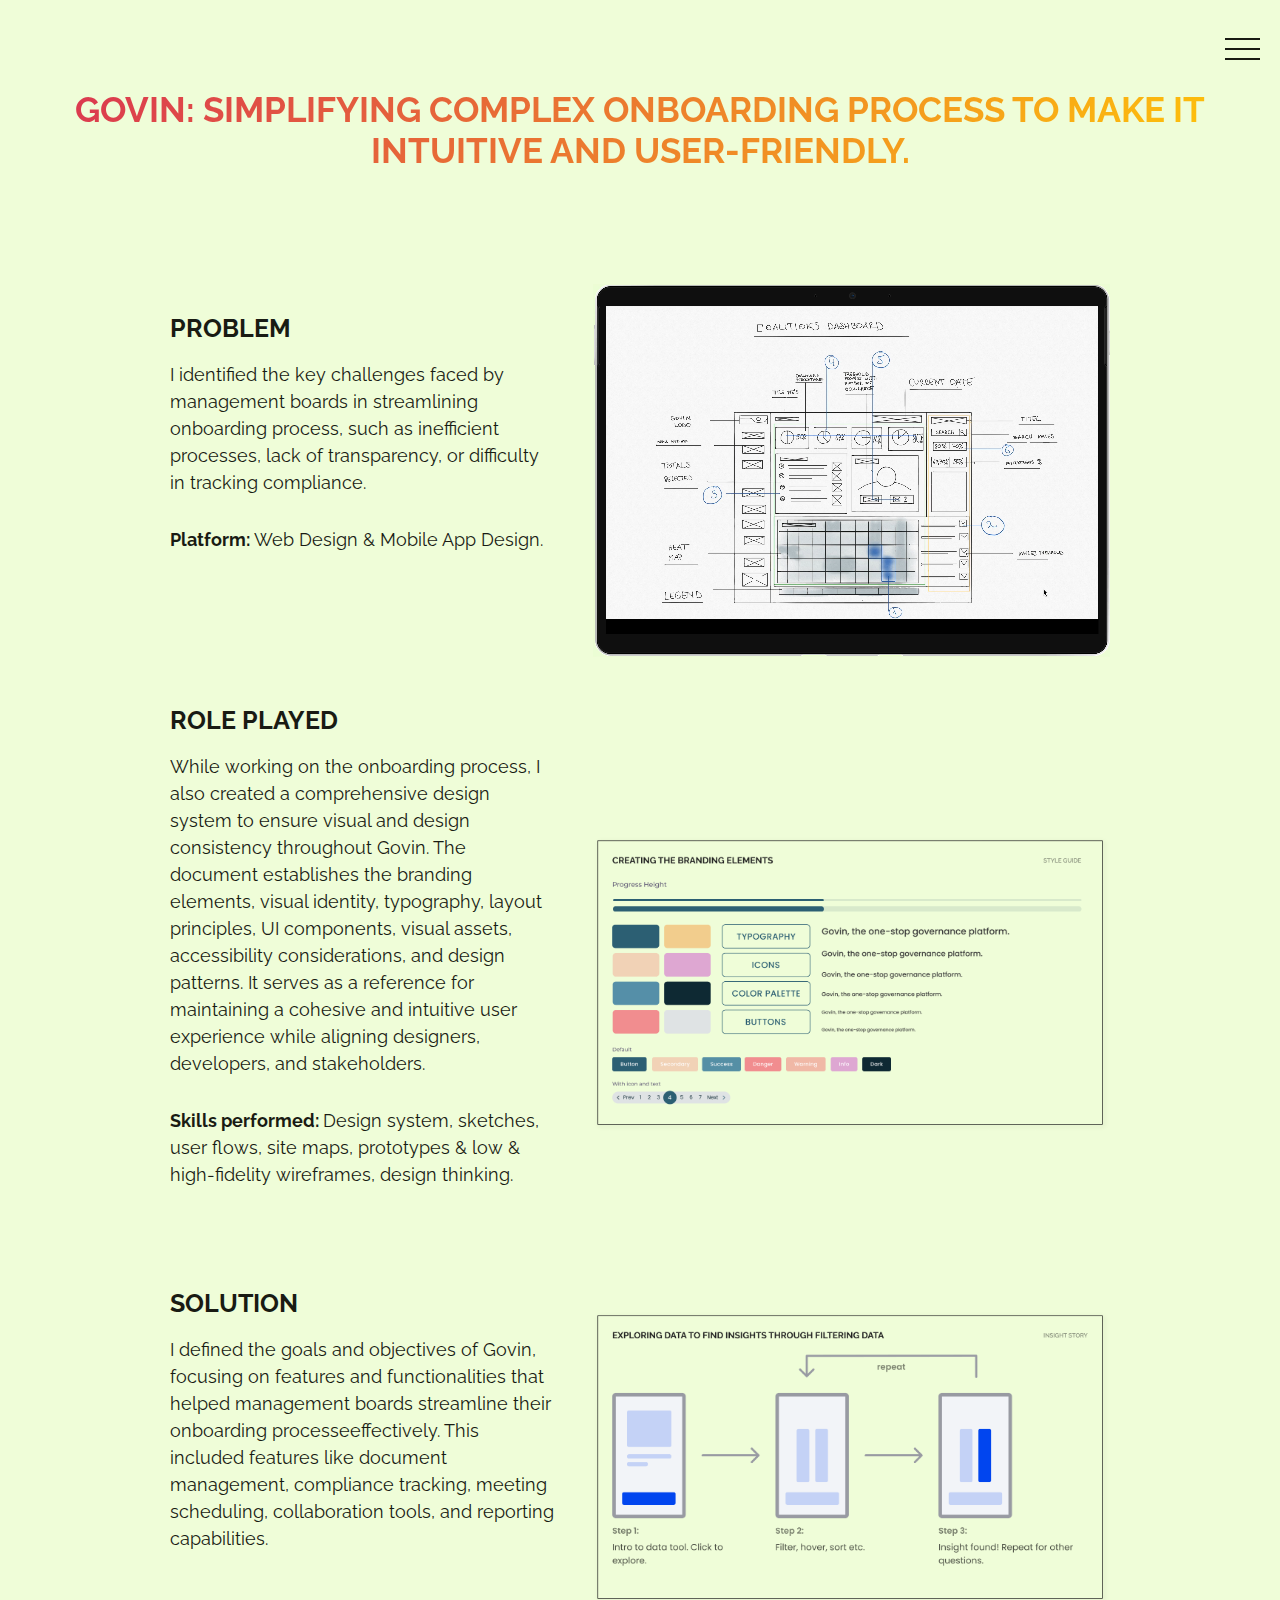
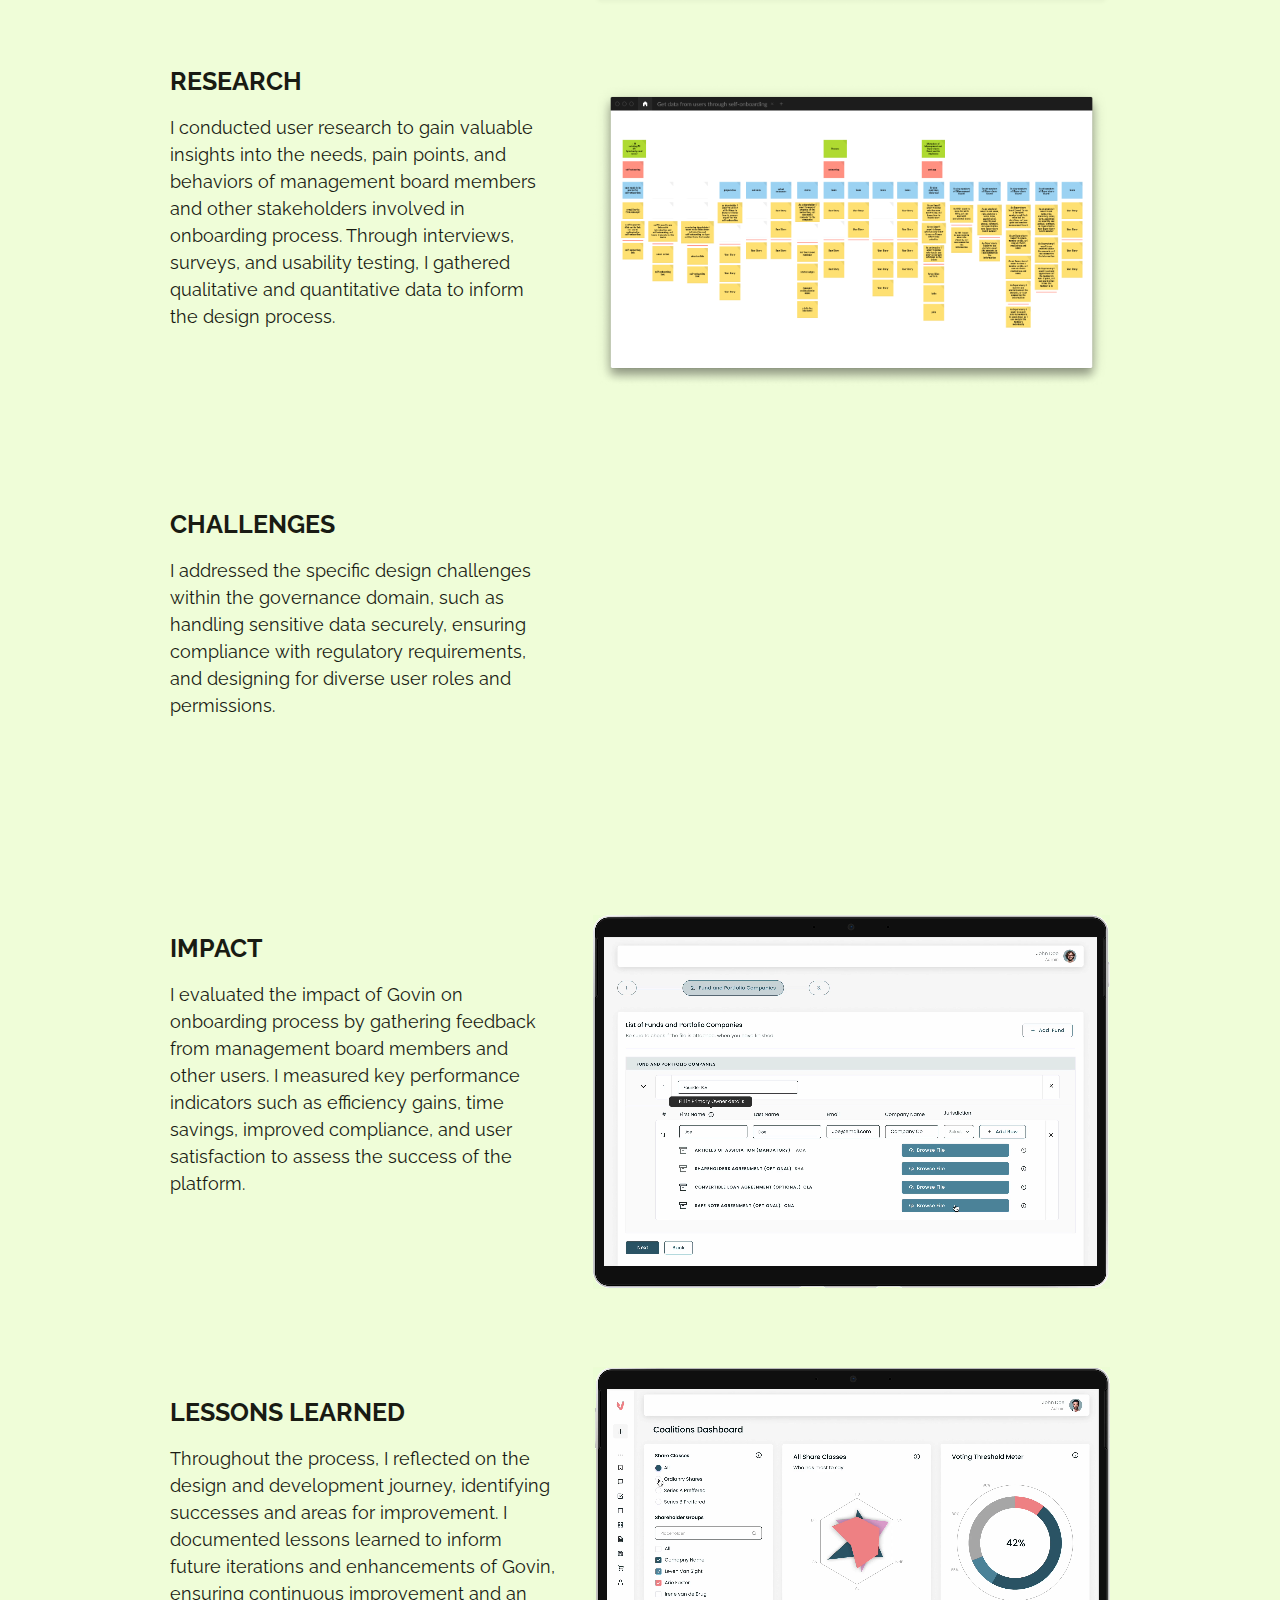
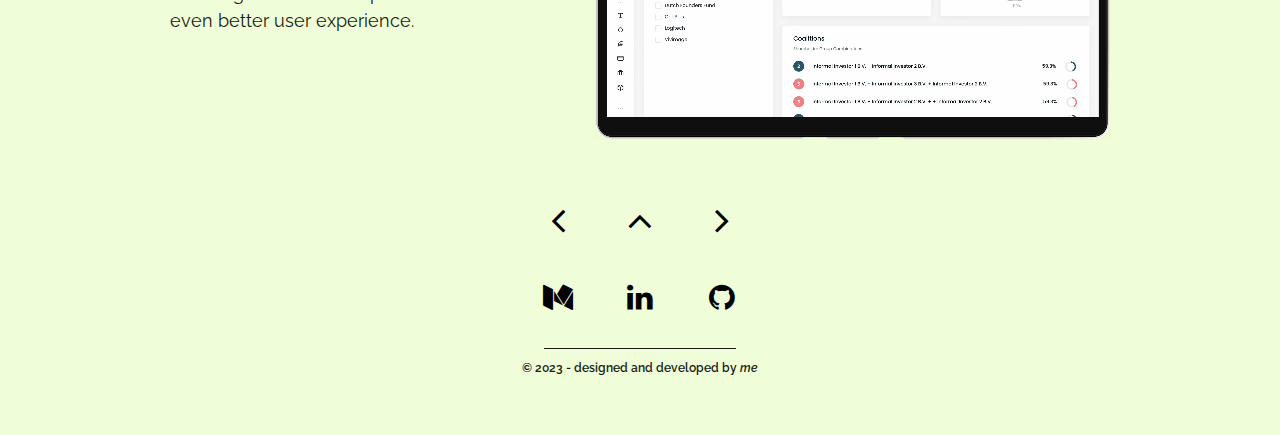
<file: project-three-description.html>
<!DOCTYPE html>
<html lang="en">
    <head>
        <meta charset="UTF-8" />
  <meta name="viewport" content="width=device-width, initial-scale=1.0" />
  <meta http-equiv="X-UA-Compatible" content="ie=edge" />
  <meta name="seo keywords" content="aneta stojanowska, ux/ui designer, optimizing products, user friendly web apps, front-end skills, saas-solutions, mobile and web design, ux, interaction design" />
  <meta property="og:title" content="GOVIN: Simplifying complex onboarding process to make it Intuitive and user-friendly.">
  <meta property="og:image" content="https://raw.githubusercontent.com/aneta-s/portfolio/main/image/govin-seo.png">
  <meta property="og:description" content="I help companies to optimize their digital products and services. By creating fast, simple, and user-friendly products, I ensure that customers use them more effectively and extensively. I design digital applications for companies with complex products. My goal is to simplify complexity and collaborate optimally, aligning technology, design, and business objectives.
  ">
  <meta property="og:url" content="https://www.anetastojanowska.nl/index.html">
  <meta name="author" content="Aneta Stojanowska">
  <link rel="canonical" href="https://anetastojanowska.nl" />
  <!-- <link rel="canonical" href="https://www.anetastojanowska.nl" /> -->
  <link rel="preconnect" href="https://fonts.googleapis.com" />
  <link rel="preconnect" href="https://fonts.gstatic.com" crossorigin />
  <link
  href="https://fonts.googleapis.com/css2?family=Chango&family=Erica+One&family=Plaster&family=Poppins:wght@300&family=Raleway:ital,wght@0,100;0,200;0,300;0,400;0,700;0,800;0,900;1,700;1,900&display=swap"
  rel="stylesheet"
  />
  <link rel="icon" type="image/ico" href="image/favicon.ico" />

  <link rel="stylesheet" href="css/style.css" />
  <link rel="stylesheet" href="https://cdnjs.cloudflare.com/ajax/libs/font-awesome/4.7.0/css/font-awesome.css" integrity="sha512-5A8nwdMOWrSz20fDsjczgUidUBR8liPYU+WymTZP1lmY9G6Oc7HlZv156XqnsgNUzTyMefFTcsFH/tnJE/+xBg==" crossorigin="anonymous" referrerpolicy="no-referrer" />

  <title>UX/UI Designer </title>
        <!-- Global site tag (gtag.js) - Google Analytics -->
<script async src="https://www.googletagmanager.com/gtag/js?id=G-D2WTCC5NNR"></script>
<script>
  window.dataLayer = window.dataLayer || [];
  function gtag(){dataLayer.push(arguments);}
  gtag('js', new Date());

  gtag('config', 'G-D2WTCC5NNR');
</script>
    </head>
    <body class="project">
        <!-- Menu Overlay: add overlay, the dark sms through layer behind navigation, but infront main content -->
        <div class="overlay overlay-slide-left" id="overlay">
            <!-- Menu Items pointed to the right section id-->
            <nav>
                <ul>
                  <!-- Because slide-out- is transforming off the page, we don't see it when load page fro the first time -->
                  <li id="nav-1" class="slide-out-1"><a href="index.html#about">About</a></li>
                  <li id="nav-2" class="slide-out-2"><a href="index.html#project-one">Uwv</a></li>
                  <li id="nav-3" class="slide-out-3">
                    <a href="index.html#project-two">Aegon</a>
                  </li>
                  <li id="nav-4" class="slide-out-4">
                    <a href="index.html#project-three">Govin</a>
                  </li>
                  <li id="nav-5" class="slide-out-5">
                    <a href="index.html#contact">Contact</a>
                  </li>
                </ul>
              </nav>
        </div>
        <!-- Menu bars -->
        <div class="menu-bars" id="menu-bars">
            <div class="bar1"></div>
            <div class="bar2"></div>
            <div class="bar3"></div>
        </div>
        <!-- Sections -->
        <section id="project-three">
            <!-- of .active? -->
            <div class="u-center-text u-margin-bottom-big">
                <h2 class="heading-secondary">Govin: Simplifying complex onboarding process to make it Intuitive and user-friendly.</h2>
            </div>
            <div class="project-container">
                <div class="zone text">
                    <h3 class="heading-tertiary u-margin-bottom-small">
                        Problem
                    </h3>
                    <p class="paragraph">
                        I identified the key challenges faced by management boards in streamlining onboarding process, such as inefficient processes, lack of transparency, or difficulty in tracking compliance. </p>
                    <p class="paragraph">
                        <strong> Platform: </strong>
                        Web Design & Mobile App Design.
                    </p>
                </div>
                <div class="area image">
                    <!-- <img src="image/govin-problem.png" alt="Profile Photo" class="photo" height="auto" width="400px" /> -->
                     <video autoplay="autoplay" loop="loop" width="100%" height="auto" muted playsinline>
                        <source src="assets/video-govin-problem.mp4" type="video/mp4" />
                      </video>
                </div>
            </div>
            <div class="project-container">
                <div class="zone text">
                    <h3 class="heading-tertiary u-margin-bottom-small">
                        Role played
                    </h3>
                    <p class="paragraph">
                        While working on the onboarding process, I also created a comprehensive design system to ensure visual and design consistency throughout Govin. The document establishes the branding elements, visual identity, typography, layout principles, UI components, visual assets, accessibility considerations, and design patterns. It serves as a reference for maintaining a cohesive and intuitive user experience while aligning designers, developers, and stakeholders.  </p>
                    <p class="paragraph">
                        <strong> Skills performed: </strong>
                        Design system, sketches, user flows, site maps, prototypes & low & high-fidelity wireframes, design thinking. </p>
                </div>
                <div class="area image">
                    <img src="image/govin-role.png" alt="Profile Photo" class="photo" height="auto" width="400px" />
                </div>
            </div>
            <div class="project-container">
                <div class="zone text">
                    <h3 class="heading-tertiary u-margin-bottom-small">
                        Solution
                    </h3>
                    <p class="paragraph">
                        I defined the goals and objectives of Govin, focusing on features and functionalities that helped management boards streamline their onboarding processeeffectively. This included features like document management, compliance tracking, meeting scheduling, collaboration tools, and reporting capabilities.
                    </p>
                    <!-- <p class="paragraph">
                        <strong> Skills performed: </strong>
                        Design thinking, motion design, design system, sketches, user flows, site maps, high & low fidelity wireframes, prototypes, visual design, LEAN Startup.
                    </p> -->
                </div>
                <div class="area image">
                    <img src="image/govin-solution.png" alt="Profile Photo" class="photo" height="auto" width="400px" />
                </div>
            </div>
            <div class="project-container">
                <div class="zone text">
                    <h3 class="heading-tertiary u-margin-bottom-small">
                        Research
                    </h3>
                    <p class="paragraph">
                        I conducted user research to gain valuable insights into the needs, pain points, and behaviors of management board members and other stakeholders involved in onboarding process. Through interviews, surveys, and usability testing, I gathered qualitative and quantitative data to inform the design process.</p>
                    <!-- <p class="paragraph">
                        <strong> Skills performed: </strong>
                        Figma, Illustrator, React. I have been a UX/UI Designer for web and mobile apps using Figma/Sketch, Illustrator and HTML-prototypes.
                    </p> -->
                </div>
                <div class="area image">
                    <img src="image/govin-research.png" alt="Profile Photo" class="photo" height="auto" width="400px" />
                </div>
            </div>
            <div class="project-container">
                <div class="zone text">
                    <h3 class="heading-tertiary u-margin-bottom-small">
                        Challenges
                    </h3>
                    <p class="paragraph">
                        I addressed the specific design challenges within the governance domain, such as handling sensitive data securely, ensuring compliance with regulatory requirements, and designing for diverse user roles and permissions.
                    </p>
                    <!-- <p class="paragraph">
                        <strong> Skills performed: </strong>
                        Figma, Illustrator, React. I have been a UX/UI Designer for web and mobile apps using Figma/Sketch, Illustrator and HTML-prototypes.
                    </p> -->
                </div>
                <div class="area image">
                    <!-- <img src="image/matchcare-challenges.png" alt="Profile Photo" class="photo" height="auto" width="400px" /> -->
                    <video autoplay="autoplay" loop="loop" width="100%" height="auto" muted playsinline>
                        <source src="assets/video-govin-challenges.mp4" type="video/mp4" />
                      </video>
                </div>
            </div>
            <div class="project-container">
                <div class="zone text">
                    <h3 class="heading-tertiary u-margin-bottom-small">
                        Impact
                    </h3>
                    <p class="paragraph">
                        I evaluated the impact of Govin on onboarding process by gathering feedback from management board members and other users. I measured key performance indicators such as efficiency gains, time savings, improved compliance, and user satisfaction to assess the success of the platform.
                    </p>
                    <!-- <p class="paragraph">
                        <strong> Skills performed: </strong>
                        Figma, Illustrator, React. I have been a UX/UI Designer for web and mobile apps using Figma/Sketch, Illustrator and HTML-prototypes.
                    </p> -->
                </div>
                <div class="area image">
                    <!-- <img src="image/matchcare-impact.png" alt="Profile Photo" class="photo" height="auto" width="400px" /> -->
                    <video autoplay="autoplay" loop="loop" width="100%" height="auto" muted playsinline>
                        <source src="assets/video-govin-impact.mp4" type="video/mp4" />
                      </video>
                </div>
            </div>
            <div class="project-container mb-0">
                <div class="zone text">
                    <h3 class="heading-tertiary u-margin-bottom-small">
                      Lessons learned
                    </h3>
                    <p class="paragraph">
                        Throughout the process, I reflected on the design and development journey, identifying successes and areas for improvement. I documented lessons learned to inform future iterations and enhancements of Govin, ensuring continuous improvement and an even better user experience.
                    </p>
                    <!-- <p class="paragraph">
                        <strong> Skills performed: </strong>
                        Figma, Illustrator, React. I have been a UX/UI Designer for web and mobile apps using Figma/Sketch, Illustrator and HTML-prototypes.
                    </p> -->
                </div>
                <div class="area image">
                    <!-- <img src="image/matchcare-lessons-learned.png" alt="Profile Photo" class="photo" height="auto" width="400px" /> -->
                    <video autoplay="autoplay" loop="loop" width="100%" height="auto" muted playsinline>
                        <source src="assets/video-govin-lessons-learned.mp4" type="video/mp4" />
                      </video>
                </div>
            </div>
        </section>

        <section class="project1" id="contact">
            <div class="footer">
                <div>
                    <a href="project-two-description.html" class="back-to-top">
                        <i class="fa fa-angle-left" aria-hidden="true"></i>
                    </a>
                    <a href="#top" class="back-to-top">
                        <i class="fa fa-angle-up" aria-hidden="true"></i>
                    </a>
                    <a href="project-four-description.html" class="back-to-top">
                        <i class="fa fa-angle-right" aria-hidden="true"></i>
                    </a>
                </div>
                <div class="social-links">
                    <a rel="noreferrer" href="https://anetastojanowska.medium.com/" target="_blank">
                      <i class="fa fa-medium fa-inverse"></i>
                    </a>
                    <a rel="noreferrer" href="https://www.linkedin.com/in/stojanowska/" target="_blank">
                      <i class="fa fa-linkedin fa-inverse"></i>
                    </a>
                    <a rel="noreferrer" href="https://github.com/aneta-s" target="_blank">
                      <i class="fa fa-github fa-inverse"></i>
                    </a>
                  </div>
                <hr />
                <p class="footer__text">
                    © 2023 - designed and developed by
                    <a href="index.html#about"><i>me</i></a>
                  </p>
            </div>
            
        </section>

        <!-- Script -->
        <script src="script.js"></script>
        <script src="https://code.jquery.com/jquery-3.6.0.min.js" integrity="sha256-/xUj+3OJU5yExlq6GSYGSHk7tPXikynS7ogEvDej/m4=" crossorigin="anonymous"></script>
        <script type="text/javascript" src="js/tilt.js"></script>
    </body>

    <script type="text/javascript">
        $(".area.image img").tilt({
            glare: true,
            maxGlare: 0.1,
        });
    </script>
</html>
</file>
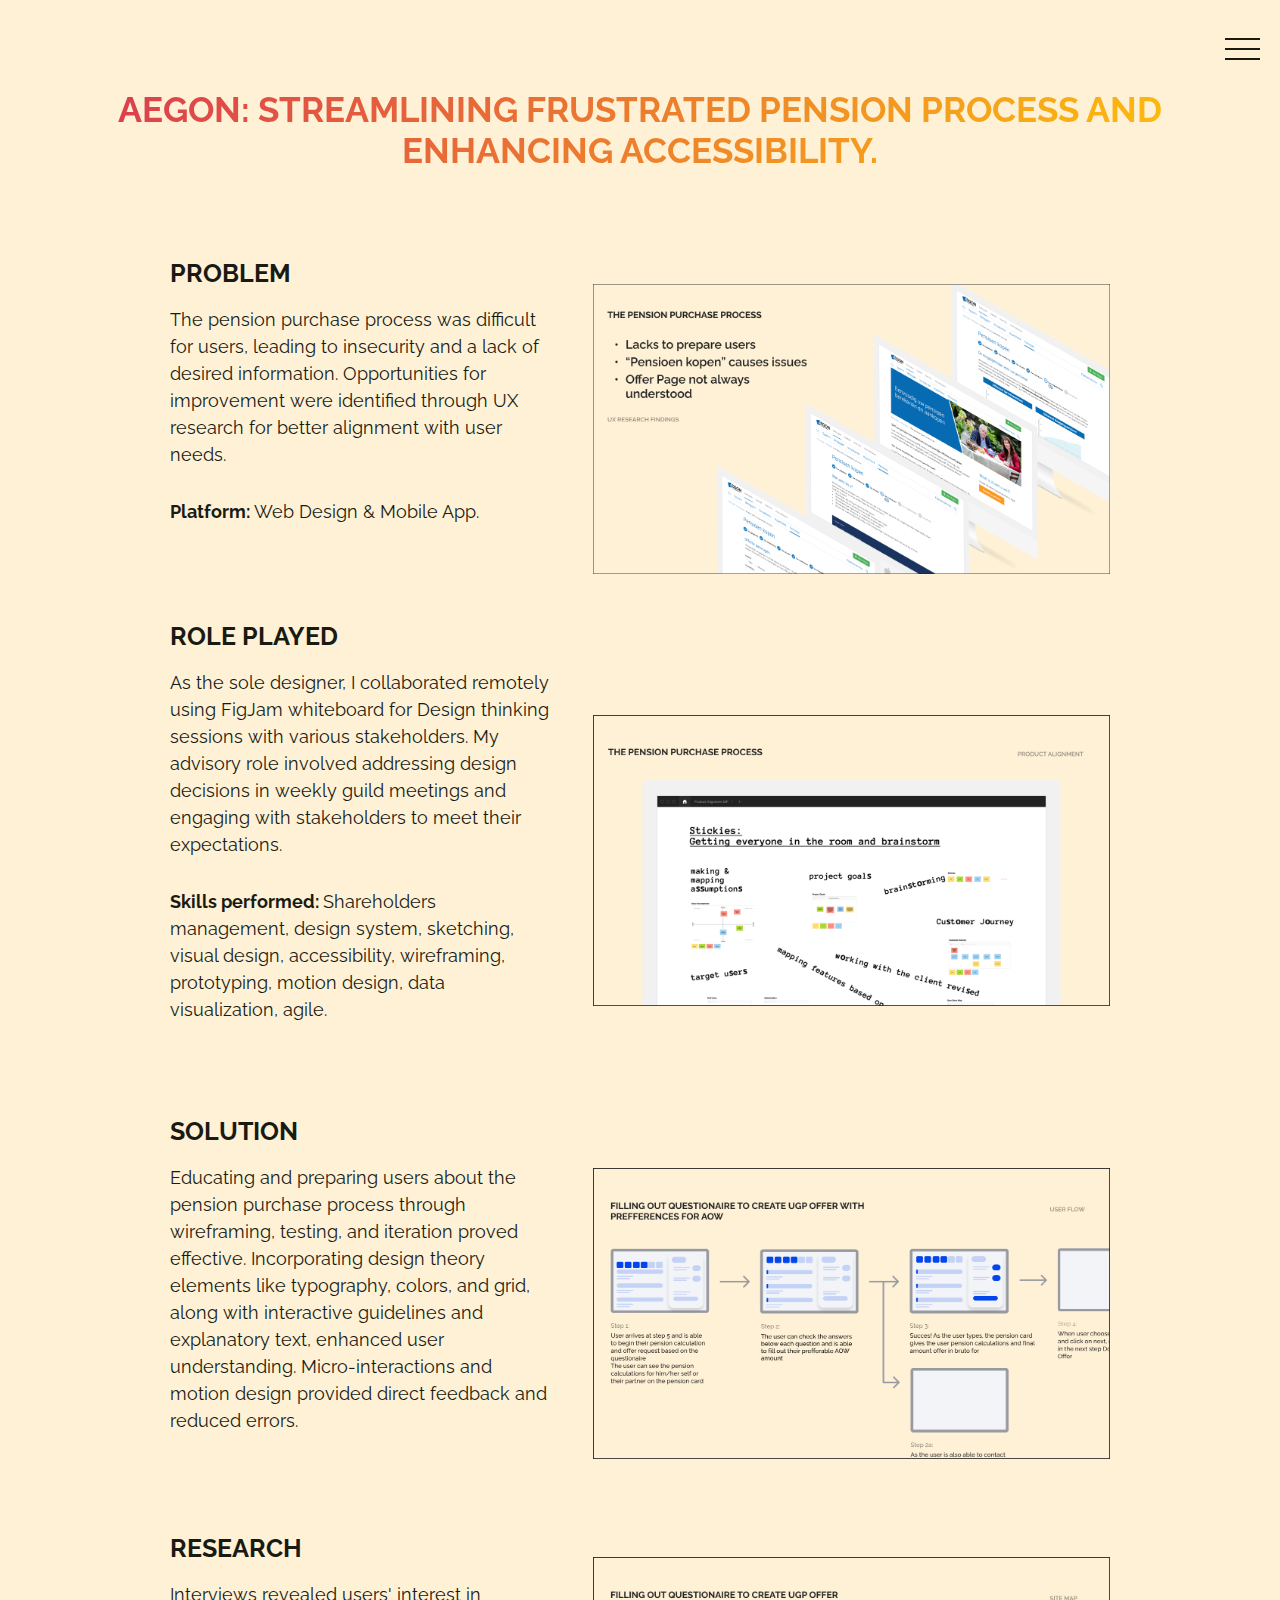
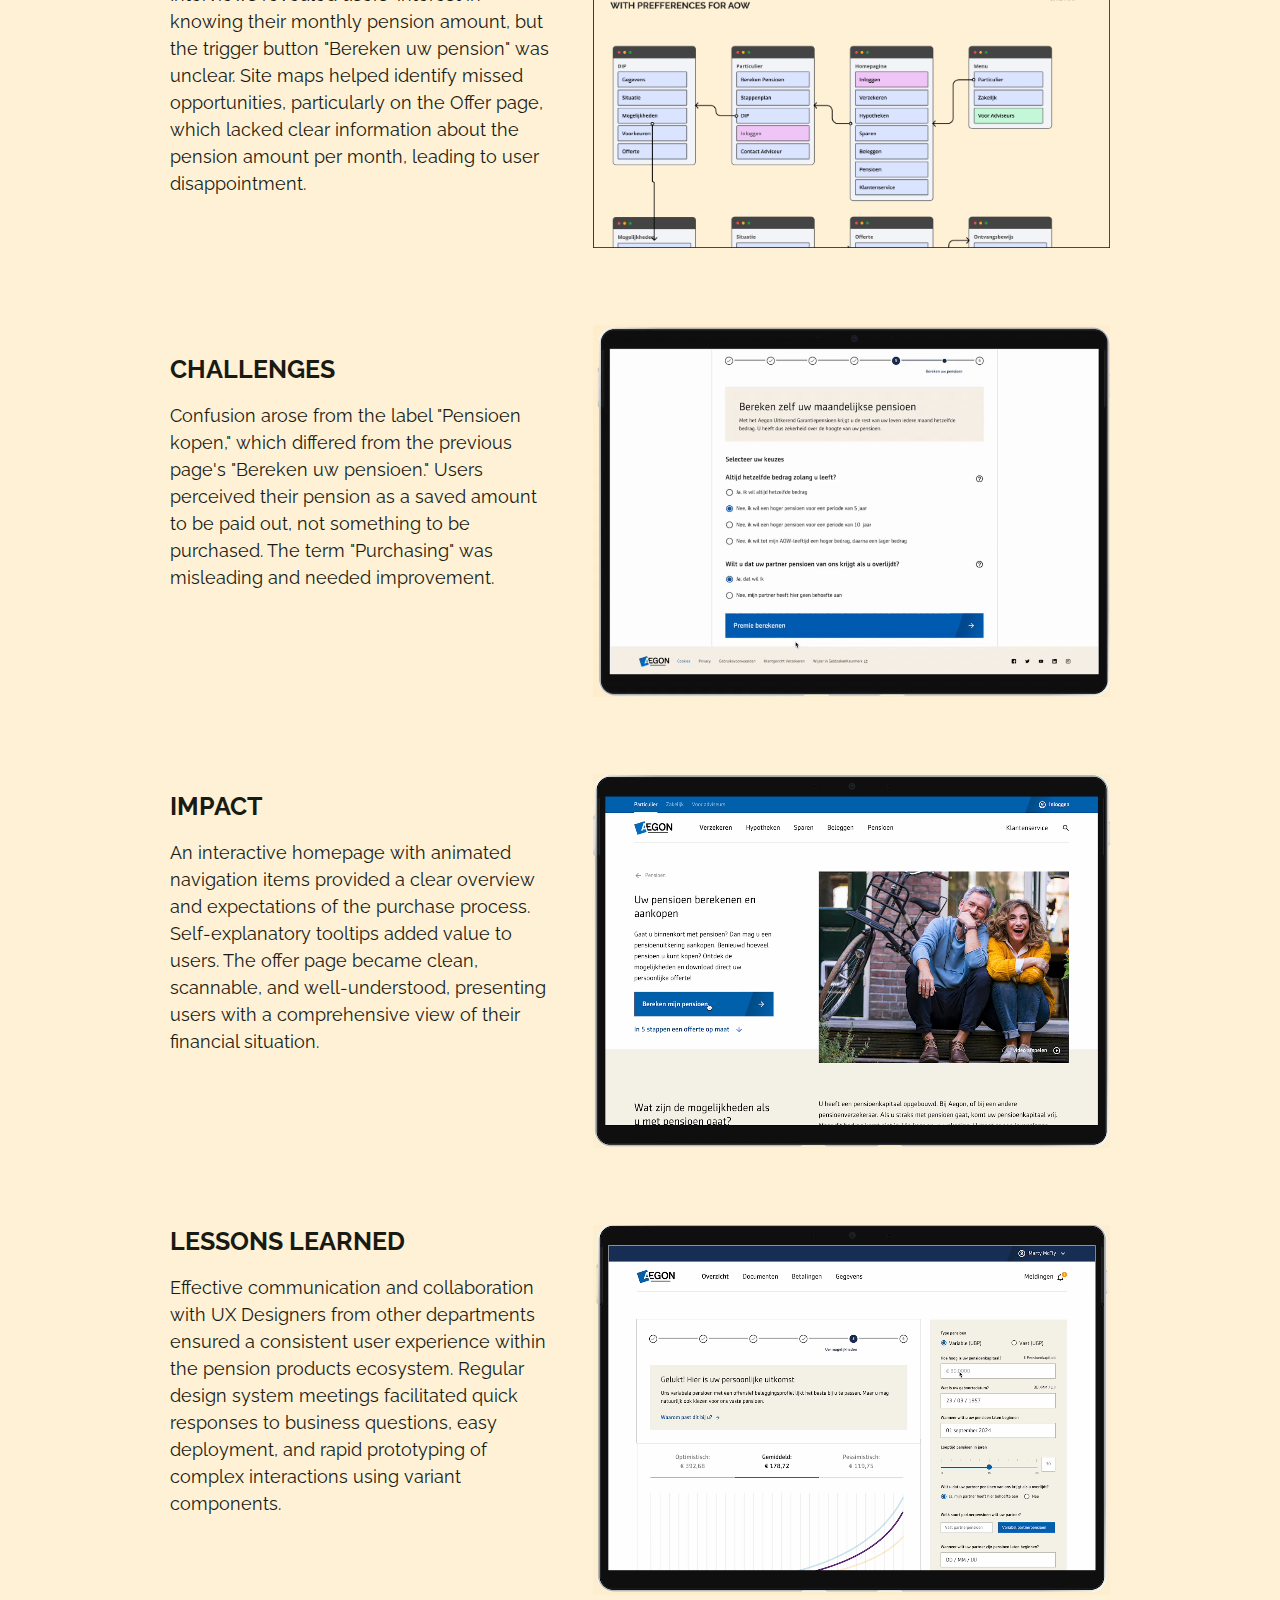
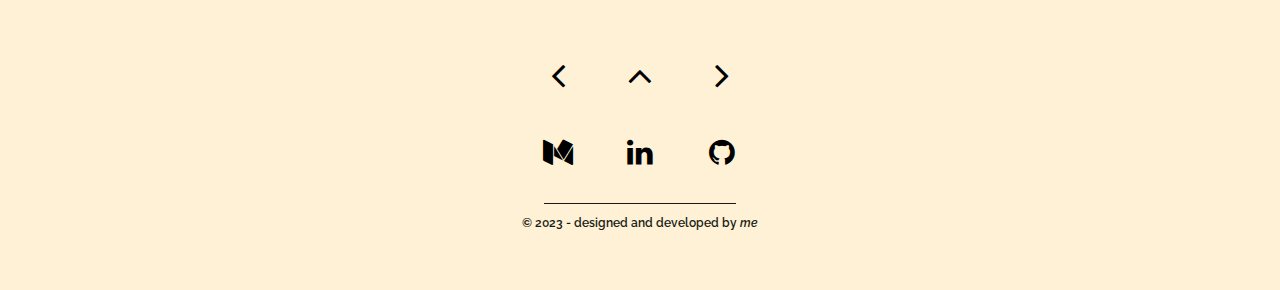
<file: project-two-description.html>
<!DOCTYPE html>
<html lang="en">
    <head>
        <meta charset="UTF-8" />
  <meta name="viewport" content="width=device-width, initial-scale=1.0" />
  <meta http-equiv="X-UA-Compatible" content="ie=edge" />
  <meta name="seo keywords" content="aneta stojanowska, ux/ui designer, optimizing products, user friendly web apps, front-end skills, saas-solutions, mobile and web design, ux, interaction design" />
  <meta property="og:title" content="AEGON: Streamlining frustrated pension process and enhancing accessibility.">
  <meta property="og:image" content="https://raw.githubusercontent.com/aneta-s/portfolio/main/image/aegon-seo.png">
  <meta property="og:description" content="I help companies to optimize their digital products and services. By creating fast, simple, and user-friendly products, I ensure that customers use them more effectively and extensively. I design digital applications for companies with complex products. My goal is to simplify complexity and collaborate optimally, aligning technology, design, and business objectives.
  ">
  <meta property="og:url" content="https://www.anetastojanowska.nl/index.html">
  <meta name="author" content="Aneta Stojanowska">
  <link rel="canonical" href="https://anetastojanowska.nl" />
  <!-- <link rel="canonical" href="https://www.anetastojanowska.nl" /> -->
  <link rel="preconnect" href="https://fonts.googleapis.com" />
  <link rel="preconnect" href="https://fonts.gstatic.com" crossorigin />
  <link
  href="https://fonts.googleapis.com/css2?family=Chango&family=Erica+One&family=Plaster&family=Poppins:wght@300&family=Raleway:ital,wght@0,100;0,200;0,300;0,400;0,700;0,800;0,900;1,700;1,900&display=swap"
  rel="stylesheet"
  />
  <link rel="icon" type="image/ico" href="image/favicon.ico" />

  <link rel="stylesheet" href="css/style.css" />
  <link rel="stylesheet" href="https://cdnjs.cloudflare.com/ajax/libs/font-awesome/4.7.0/css/font-awesome.css" integrity="sha512-5A8nwdMOWrSz20fDsjczgUidUBR8liPYU+WymTZP1lmY9G6Oc7HlZv156XqnsgNUzTyMefFTcsFH/tnJE/+xBg==" crossorigin="anonymous" referrerpolicy="no-referrer" />

  <title>UX/UI Designer</title>
        <!-- Global site tag (gtag.js) - Google Analytics -->
<script async src="https://www.googletagmanager.com/gtag/js?id=G-D2WTCC5NNR"></script>
<script>
  window.dataLayer = window.dataLayer || [];
  function gtag(){dataLayer.push(arguments);}
  gtag('js', new Date());

  gtag('config', 'G-D2WTCC5NNR');
</script>
    </head>
    <body class="project">
        <!-- Menu Overlay: add overlay, the dark sms through layer behind navigation, but infront main content -->
        <div class="overlay overlay-slide-left" id="overlay">
            <!-- Menu Items pointed to the right section id-->
            <nav>
                <ul>
                  <!-- Because slide-out- is transforming off the page, we don't see it when load page fro the first time -->
                  <li id="nav-1" class="slide-out-1"><a href="index.html#about">About</a></li>
                  <li id="nav-2" class="slide-out-2"><a href="index.html#project-one">Uwv</a></li>
                  <li id="nav-3" class="slide-out-3">
                    <a href="index.html#project-two">Aegon</a>
                  </li>
                  <li id="nav-4" class="slide-out-4">
                    <a href="index.html#project-three">Govin</a>
                  </li>
                  <li id="nav-5" class="slide-out-5">
                    <a href="index.html#contact">Contact</a>
                  </li>
                </ul>
              </nav>
        </div>
        <!-- Menu bars -->
        <div class="menu-bars" id="menu-bars">
            <div class="bar1"></div>
            <div class="bar2"></div>
            <div class="bar3"></div>
        </div>
        <!-- Sections -->
        <section id="project-two">
            <!-- of .active? -->
            <div class="u-center-text u-margin-bottom-big">
                <h2 class="heading-secondary">Aegon: Streamlining frustrated pension process and enhancing accessibility.</h2>
            </div>
            <div class="project-container">
                <div class="zone text">
                    <h3 class="heading-tertiary u-margin-bottom-small">
                        Problem
                    </h3>
                    <p class="paragraph">
                        The pension purchase process was difficult for users, leading to insecurity and a lack of desired information. Opportunities for improvement were identified through UX research for better alignment with user needs.    </p>
                    <p class="paragraph">
                        <strong> Platform: </strong>
                        Web Design & Mobile App.
                    </p>
                </div>
                <div class="area image">
                    <img src="image/aegon-problem.png" alt="Aegon problem" class="photo" height="auto" width="400px" />
                </div>
            </div>
            <div class="project-container">
                <div class="zone text">
                    <h3 class="heading-tertiary u-margin-bottom-small">
                       Role played
                    </h3>
                    <p class="paragraph">
                        As the sole designer, I collaborated remotely using FigJam whiteboard for Design thinking sessions with various stakeholders. My advisory role involved addressing design decisions in weekly guild meetings and engaging with stakeholders to meet their expectations.  </p>
                    <p class="paragraph">
                        <strong> Skills performed: </strong>
                        Shareholders management, design system, sketching, visual design, accessibility, wireframing, prototyping, motion design, data visualization, agile.
                    </p>
                </div>
                <div class="area image">
                    <img src="image/aegon-design-thinking.png" alt="Profile Photo" class="photo" height="auto" width="400px" />
                </div>
            </div>
            <div class="project-container">
                <div class="zone text">
                    <h3 class="heading-tertiary u-margin-bottom-small">
                        Solution
                    </h3>
                    <p class="paragraph">
                        Educating and preparing users about the pension purchase process through wireframing, testing, and iteration proved effective. Incorporating design theory elements like typography, colors, and grid, along with interactive guidelines and explanatory text, enhanced user understanding. Micro-interactions and motion design provided direct feedback and reduced errors.  </p>
                    <!-- <p class="paragraph">
                        <strong> Skills performed: </strong>
                        Figma, Illustrator, React. I have been a UX/UI Designer for web and mobile apps using Figma/Sketch, Illustrator and HTML-prototypes.
                    </p> -->
                </div>
                <div class="area image">
                    <img src="image/aegon-solution.png" alt="Profile Photo" class="photo" height="auto" width="400px" />
                </div>
            </div>
            <div class="project-container">
                <div class="zone text">
                    <h3 class="heading-tertiary u-margin-bottom-small">
                        Research
                    </h3>
                    <p class="paragraph">
                        Interviews revealed users' interest in knowing their monthly pension amount, but the trigger button "Bereken uw pension" was unclear. Site maps helped identify missed opportunities, particularly on the Offer page, which lacked clear information about the pension amount per month, leading to user disappointment.  </p>
                    <!-- <p class="paragraph">
                        <strong> Skills performed: </strong>
                        Figma, Illustrator, React. I have been a UX/UI Designer for web and mobile apps using Figma/Sketch, Illustrator and HTML-prototypes.
                    </p> -->
                </div>
                <div class="area image">
                    <img src="image/aegon-research.png" alt="Profile Photo" class="photo" height="auto" width="400px" />
                </div>
            </div>
            <div class="project-container">
                <div class="zone text">
                    <h3 class="heading-tertiary u-margin-bottom-small">
                        Challenges
                    </h3>
                    <p class="paragraph">
                        Confusion arose from the label "Pensioen kopen," which differed from the previous page's "Bereken uw pensioen." Users perceived their pension as a saved amount to be paid out, not something to be purchased. The term "Purchasing" was misleading and needed improvement. </p>
                 <!-- <p class="paragraph">
                         <strong> Skills performed: </strong> 
                test
                    </p> -->
                </div>
                <div class="area image" style="max-width: 654px;">
                    <!-- <img src="image/aegon-challanges.png" alt="Profile Photo" class="photo" height="auto" width="400px" /> -->
                    <video autoplay="autoplay" loop="loop"  width="100%" height="auto" muted playsinline>
                        <source src="assets/video-aegon-challenge.mp4" type="video/mp4" />
                      </video>
                </div>
            </div>
            <div class="project-container">
                <div class="zone text">
                    <h3 class="heading-tertiary u-margin-bottom-small">
                        Impact
                    </h3>
                    <p class="paragraph">
                        An interactive homepage with animated navigation items provided a clear overview and expectations of the purchase process. Self-explanatory tooltips added value to users. The offer page became clean, scannable, and well-understood, presenting users with a comprehensive view of their financial situation.   </p>
                    <!-- <p class="paragraph">
                        <strong> Skills performed: </strong>
                        Figma, Illustrator, React. I have been a UX/UI Designer for web and mobile apps using Figma/Sketch, Illustrator and HTML-prototypes.
                    </p> -->
                </div>
                <div class="area image" style="max-width: 654px;">
                    <!-- <img src="image/aegon-challanges.png" alt="Profile Photo" class="photo" height="auto" width="400px" /> -->
                    <video autoplay="autoplay" loop="loop" width="100%" height="auto" muted playsinline>
                        <source src="assets/video-aegon-impact.mp4" type="video/mp4" />
                      </video>
                </div>
            </div>
            <div class="project-container mb-0">
                <div class="zone text">
                    <h3 class="heading-tertiary u-margin-bottom-small">
                        Lessons learned
                    </h3>
                    <p class="paragraph">
                        Effective communication and collaboration with UX Designers from other departments ensured a consistent user experience within the pension products ecosystem. Regular design system meetings facilitated quick responses to business questions, easy deployment, and rapid prototyping of complex interactions using variant components.   </p>
                    <!-- <p class="paragraph">
                        <strong> Skills performed: </strong>
                        Figma, Illustrator, React. I have been a UX/UI Designer for web and mobile apps using Figma/Sketch, Illustrator and HTML-prototypes.
                    </p> -->
                </div>
                <div class="area image" style="max-width: 654px;">
                    <!-- <img src="image/aegon-challanges.png" alt="Profile Photo" class="photo" height="auto" width="400px" /> -->
                    <video autoplay="autoplay" loop="loop" width="100%" height="auto" muted playsinline>
                        <source src="assets/video-aegon-lessons-learned.mp4" type="video/mp4" />
                      </video>
                </div>
            </div>

        </section>

        <section class="project2" id="contact">
            <div class="footer">
                <div>
                    <a href="project-one-description.html" class="back-to-top">
                        <i class="fa fa-angle-left" aria-hidden="true"></i>
                    </a>
                    <a href="#top" class="back-to-top">
                        <i class="fa fa-angle-up" aria-hidden="true"></i>
                    </a>
                    <a href="project-three-description.html" class="back-to-top">
                        <i class="fa fa-angle-right" aria-hidden="true"></i>
                    </a>
                </div>
                <div class="social-links">
                    <a rel="noreferrer" href="https://anetastojanowska.medium.com/" target="_blank">
                      <i class="fa fa-medium fa-inverse"></i>
                    </a>
                    <a rel="noreferrer" href="https://www.linkedin.com/in/stojanowska/" target="_blank">
                      <i class="fa fa-linkedin fa-inverse"></i>
                    </a>
                    <a rel="noreferrer" href="https://github.com/aneta-s" target="_blank">
                      <i class="fa fa-github fa-inverse"></i>
                    </a>
                  </div>
                <hr />
                <p class="footer__text">
                    © 2023 - designed and developed by
                    <a href="index.html#about"><i>me</i></a>
                  </p>
            </div>
        </section>

        <!-- Script -->
        <script src="script.js"></script>
        <script src="https://code.jquery.com/jquery-3.6.0.min.js" integrity="sha256-/xUj+3OJU5yExlq6GSYGSHk7tPXikynS7ogEvDej/m4=" crossorigin="anonymous"></script>
        <script type="text/javascript" src="js/tilt.js"></script>
    </body>

    <script type="text/javascript">
        $(".area.image img").tilt({
            glare: true,
            maxGlare: 0.1,
        });
    </script>
</html>
</file>
<file: css/style.css>
/* --- Navigation Menu ------------------------------ */
/* Overlay */
/* $yellow-primary:#FFC608;
$yellow-secondary: #FFF9E8;
$black-primary:#191B13;
$gray:#7b6828; */

@import url("https://fonts.googleapis.com/css2?family=Raleway&display=swap");
.overlay {
    /*scroll always there*/
    position: fixed;
    /* above everything else on our page*/
    z-index: 9;
    top: 0;
    /* on the right corner*/
    left: 0;
    /* as wide as the screen*/
    width: 100vw;
    height: 100vh;
    background-color: rgba(25, 27, 19, 0.25);
    /*get the Navigation on the screen/off the screen. 
      The Navigation is the child of the Overlay, work with .overlay
        Full of the screen, off of the page. To change translateX(-100)from hidden to visible add below variation (4)
    */
    transform: translateX(-100vw);
}

/*4*/
/*Show Navigation (is hidden yet) nice & slowly*/
.overlay-slide-right {
    transition: all 0.4s ease-in-out;
    /*bring the Navigation back in the view*/
    transform: translateX(0);
}

/*bring the Navigation out of the view. Restore to -100vw as it was initially*/
.overlay-slide-left {
    transition: all 0.8s ease-in-out;
    /*bring the Navigation back out off the view*/
    transform: translateX(-100vw);
}

/*to actually make the Navigation work (4) need to add and remove these classes to .overlay (JS file "Toggle: Menu Active")*/
/* Slide In Animation of the NAV ITEMS with delay for each nav item https://developer.mozilla.org/en-US/docs/Web/CSS/animation
Below Class for each animations for each item in Navigation linear means it moves at an even speed, with delay of 0.2s, both fills backwords and forwards. 
*/
.slide-in-1 {
    animation: slide-in 0.4s linear 0.2s both;
}

/*delay is adjusted so thre is more delayed then the last by .2s more on each of them*/
.slide-in-2 {
    animation: slide-in 0.4s linear 0.4s both;
}

.slide-in-3 {
    animation: slide-in 0.4s linear 0.6s both;
}

.slide-in-4 {
    animation: slide-in 0.4s linear 0.8s both;
}

.slide-in-5 {
    animation: slide-in 0.4s linear 1s both;
}

/*The actual animation. @keyframes to dictate the animation sliding from the screen and off to the screen
Below animation takes 0.4s and for each of the animation it launch .2s after the previous one*/
@keyframes slide-in {
    from {
        transform: translateX(-100%);
        /*% it is not the parent element*/
    }
    to {
        transform: translateX(0);
        /*showing full navigation*/
    }
}

/*do the opposite for Slide Out Animation, increate delay by.1s, set max of fill with 0.5s as it slide in increment by .1s*/
.slide-out-1 {
    animation: slide-out 0.3s linear 0.5s both;
}

/*delay is adjusted so there is more delayed then the last by .2s more on each of them*/
.slide-out-2 {
    animation: slide-out 0.3s linear 0.4s both;
}

.slide-out-3 {
    animation: slide-out 0.3s linear 0.3s both;
}

.slide-out-4 {
    animation: slide-out 0.3s linear 0.2s both;
}

.slide-out-5 {
    animation: slide-out 0.3s linear 0.1s both;
}

/*reverse keyframes*/
@keyframes slide-out {
    from {
        transform: translateX(0);
        /*it starts on the page already*/
    }
    to {
        transform: translateX(-100%);
        /*animatie it off the page*/
    }
}

@keyframes moveInLeft {
    0% {
        opacity: 0;
        transform: translateX(-10rem);
    }
    80% {
        transform: translateX(1rem);
    }
    100% {
        opacity: 1;
        transform: translate(0);
    }
}

@keyframes moveInRight {
    0% {
        opacity: 0;
        transform: translateX(10rem);
    }
    80% {
        transform: translateX(-1rem);
    }
    100% {
        opacity: 1;
        transform: translate(0);
    }
}

* {
    box-sizing: border-box;
}

html {
    font-size: 62.5%;
    background-color: #000;
}

body {
    font-family: Raleway, sans-serif;
    margin: 0;
    background: #191B13;
    overflow-x: hidden;
    /*update font family*/
}

a {
    text-decoration: none;
}

.heading-primary {
    color: #191B13;
    backface-visibility: hidden;
    margin-bottom: 4rem;
}

.heading-primary-main {
    display: block;
    font-weight: 400;
    animation-name: moveInLeft;
    animation-duration: 1s;
    animation-timing-function: ease-out;
    /*animation-delay: 3s;
        animation-iteration-count: 3;
        ease-in animation start slower, and ten axcellarate over time
        https://developer.mozilla.org/en-US/docs/Web/CSS/animation-timing-function
        */
}

.heading-primary-sub {
    display: block;
    font-weight: 400;
    animation: moveInRight 1s ease-out;
}

.heading-secondary {
    font-size: 3.5rem;
    text-transform: uppercase;
    font-weight: bold;
    display: inline-block;
    background-image: linear-gradient(to right, #DA3751, #ffc608);
    -webkit-background-clip: text;
    background-clip: text;
    color: transparent;
}
.heading-secondary:hover {
    transform: skewY(0) skewX(15deg);
    text-shadow: 0.5rem 1rem 2rem rgba(25, 27, 19, 0.1);
}

.heading-tertiary {
    font-size: 1.6rem;
    font-weight: 700;
    text-transform: uppercase;
}

.paragraph {
    font-size: 1.6rem;
}
.paragraph:not(:last-child) {
    margin-bottom: 3rem;
}

.u-center-text {
    text-align: center;
}

.u-margin-bottom-small {
    margin-bottom: 1.6rem;
}

.u-margin-bottom-medium {
    margin-bottom: 3.2rem;
}

.u-margin-bottom-big {
    margin-bottom: 6.4rem;
}

.zone > img {
    box-shadow: 0 1.5rem 4rem rgba(25, 27, 19, 0.2);
    border-radius: 50%;
    z-index: none;
    transition: all 0.2s;
    outline-offset: 2rem;
}
.zone > img:hover {
    outline: 1.5rem solid #D4F6FE;
    transform: scale(1.05) translateY(-0.5rem);
    box-shadow: 0 2.5rem 4rem rgba(25, 27, 19, 0.5);
    z-index: 20;
}
.zone > img:hover .zone > img__photo:not(:hover) {
    transform: scale(0.95);
}

.zone.image {
    display: flex;
    align-items: center;
    justify-content: center;
}

/* ADD HAMBURGER MENU TO SHOW/HIDE THE NAVIGATION TOGGLE ON/OFF*/
/* --- Menu Bars  https://www.w3schools.com/howto/howto_css_menu_icon.asp ------------------------------------ */
.menu-bars {
    position: fixed;
    top: 1rem;
    right: 2rem;
    z-index: 10;
    display: inline;
    cursor: pointer;
}

.bar1,
.bar2,
.bar3 {
    width: 3.5rem;
    height: 0.2rem;
    background-color: #191B13;
    margin: 0.8rem 0;
    transition: 0.4s;
}

/* Rotate first bar 
    To turn on/off the bar, use .change class to show up the X, when off it is regular bar (JS file)
*/
.change .bar1 {
    transform: rotate(-45deg) translate(-0.7rem, 0.8rem);
}

/* Fade out the second bar */
.change .bar2 {
    opacity: 0;
}

/* Rotate last bar */
.change .bar3 {
    transform: rotate(45deg) translate(-0.6rem, -0.8rem);
}

.container {
    display: grid;
    gap: 20px;
    grid-template-columns: repeat(auto-fill, minmax(400px, 1fr));
}

.project-container {
    margin: 55px;
    padding: 55px;
    display: grid;
    gap: 20px;
    grid-template-columns: repeat(auto-fill, minmax(400px, 1fr));
}

/* --- Heading------------------------------ */
.text-box {
    position: absolute;
    top: 50%;
    left: 50%;
    transform: translate(-50%, -50%);
    text-align: center;
}

/* Nav Menu Items (parent of the Navigation)*/
nav,
nav ul {
    /* width of the Menu Items full width*/
    height: 100vh;
    margin: 0;
    padding: 0;
}

/* styling nav bar everything flow top-bottom & stretch */
nav ul {
    display: flex;
    /* items top to bottom instad left to right*/
    flex-direction: column;
    /* stretch to fit the width of the page */
    justify-content: stretch;
    list-style: none;
}

/* add height to each item so they spread out to them full heigth all of those*/
nav ul li {
    /* use % instead of vh to be 20% height of the parent ( nav, nav ul height: 100vh;) which is already set up above*/
    height: 20%;
    /* don't stretch the page horizontal, don't want horizontal scrollbar after all*/
    overflow: hidden;
}

/*style anker tag within Navigation*/
nav li a {
    /*centered within each of the boxes*/
    position: relative;
    /*45% of the way from the top, not 50% because the font takes some space too*/
    top: 45%;
    /*always use this color, we're not using the css variables*/
    color: #191B13;
    text-transform: uppercase;
    /*seperate the letters withtin titles to look more unique*/
    letter-spacing: 0.4rem;
    text-decoration: none;
    display: block;
    text-align: center;
}

/*add interactivity when hovering over the items*/
nav li a:hover {
    /*make our nav anker 10% bigger*/
    transform: scale(1.1);
}

/*hightlight it to have animated effect*/
/*add content before anker element, add line instead of text */
nav li a::before {
    content: "";
    /*must be responsive*/
    width: 25vw;
    height: 0.1rem;
    background-color: #191B13;
    position: absolute;
    /*kind of in the middle, but little bit higher, height of the line itself */
    top: 47.5%;
    /*start on the left side*/
    left: 0;
    /*1. by default the opacity is 0*/
    opacity: 0;
}

nav li a:hover::before {
    /*2. the opacity will be 1 if hovered over it*/
    opacity: 1;
}

/*select each of nav elements using pseudo classes ":*/
/*target 1st element*/
nav li:nth-of-type(1) {
    background-color: #f9f9f9;
}

nav li:nth-of-type(2) {
    background-color: #d4f6fe;
}

nav li:nth-of-type(3) {
    background-color: #FEF1D6;
}

nav li:nth-of-type(4) {
    background-color: #EFFDD8;
}

nav li:nth-of-type(5) {
    background-color: #E4D9F9;
}

/* --- Sections ------------------------------------ */
section {
    width: 100vw;
    position: relative;
    font-size: 0.8rem;
    /*display: flex;*/
    padding: 6rem;
    /*justify-content: center;
    align-items: center;*/
    color: #191B13;
}

section#home {
    background-color: #f9f9f9;
    height: 100vh;
}

/* --- Logo + settings Home page------------------------------ Can use animation, when hover it */
.logo {
    height: 3.5rem;
}

/* .logo:hover {
  animation: moveInRight 1s ease-out; } */

section#home a {
    position: absolute;
    z-index: 2;
    top: 1.5rem;
    left: 1.5rem;
    text-decoration: none;
    /*font-size: 0.8rem;*/
    padding-bottom: 0.5rem;
    color: #191B13;
    border-bottom: 1px solid #191B13;
}

section#about {
    background-color: #f9f9f9;
    height: auto;
}

section#project-one {
    background-color:#d4f6fe;
    height: auto;
    padding-bottom: 0;
}

section#project-two {
    background-color: #FEF1D6;
    height: auto;
    padding: 190px 0;
}

section#project-three {
    background-color:  #EFFDD8;
    height: auto;
    padding-bottom: 0;
}

section#contact {
    background-color: #E4D9F9;
}

/* Positioning of the whole footer*/
.footer {
    color: #f9f9f9;
    text-align: center;
}
.footer__text {
    color: #191B13;
    font-size: 1.2rem;
}
.footer__text a {
    color: #191B13;
    font-size: 1.2rem;
    transition: all 0.4s;
    display: inline-block;
}
.footer__text a:hover,
.footer__text a:active {
    color: #191B13;
    -webkit-box-shadow: 0 1.5rem 4rem rgba(0, 0, 0, 0.15);
    box-shadow: 0 1.5rem 4rem rgba(0, 0, 0, 0.15);
}

/* Positioning of the hr tag */
.footer > hr {
    margin: 1rem auto;
    border: 0;
    width: 15%;
    border-top: 1px solid #191B13;
}
.footer .social-links {
    display: flex;
    flex-direction: row;
    justify-content: center;
}
.footer .social-links a {
    display: flex;
    flex-direction: column;
    justify-content: center;
    color: #191B13;
    font-size: 3rem;
    width: 5rem;
    height: 5rem;
    margin: 1.6rem 1.6rem;
    transition: all 0.2s ease-in;
}
.footer .social-links a:hover {
    transform: translateY(-2px);
}
.footer .back-to-top i {
    color: #191B13;
    margin: 1rem 0 1.6rem;
    transition: all 0.2s ease-in;
}
.footer .back-to-top i:hover {
    transform: translateY(-2px);
}

section#about {
    background-color: #f9f9f9;
}

/* Media Query: Large Smartphone (Vertical) */
@media (max-width: 600px) {
    section#home a {
        top: 1rem;
        left: 1rem;
    }
    .menu-bars {
        top: 0.5rem;
        right: 1rem;
    }
}

/*Custom Styles*/

.text-box .heading-primary {
    font-size: 5.6rem;
    font-weight: 700;
    margin-bottom: 3.2rem;
    text-align: left;
}

.text-box {
    text-align: left;
    width: 70%;
}

.text-box .heading-primary strong {
    background-image: linear-gradient(135deg, #DA3751, #ffc608);
    -webkit-background-clip: text;
    background-clip: text;
    -webkit-text-fill-color: transparent;
}

/* General Btn style */
.btn {
    display: inline-block;
    position: relative;
    font-size: 1.6rem;
    font-weight: 700;
    line-height: 1;
    z-index: 1;
    padding: 1.5rem 4rem;
    cursor: pointer;
    transition: all 0.4s;
}

/* About & Contact Buttons style */
.btn1 {
    /* border-style: solid #000;
    border-width: 0.2rem; last change 22.12 */
    border: 0.2rem solid #000;
    color: #000;
    background-image: linear-gradient(120deg, transparent 0%, transparent 50%, #ff8008 50%);
    background-size: 220%;
}


/* About & Contact Buttons on hover */
.btn1:hover,
.btn1:active {
    background-position: 100%;
    color: #000;
    transform: translateX(1rem);
} 

/* Hero & Projects to UX process */
.btn2 {
    background-image: linear-gradient(to right, #DA3751, #ffc608);
    -webkit-background-clip: text;
    background-clip: text;
    -webkit-text-fill-color: transparent;
    border: 0.2rem solid #00000000;
    /* border-style: solid #000;
    border-width: 0.2rem; LAST CHANGE 22.12*/
    border-image: linear-gradient(to right, #DA3751, #ffc608); 
    border-image-slice: 1;

}

/* Hero & Projects to UX process Buttons on hover */
.btn2:hover,
.btn2:active {
    background-position: 100%; 
    /* Eventually remove bgd-pos to resolve mobile button issue? */
    border-color: #ff8008;
    background: linear-gradient(to right, #DA3751, #ffc608); 
    -webkit-text-fill-color: #fff;
    transform: translateX(1rem);
}   

.btn3 {
    background-image: linear-gradient(to right, #DA3751, #ffc608);
    -webkit-background-clip: text;
    background-clip: text;
    -webkit-text-fill-color: transparent;

}

/* Hero & Projects to UX process Buttons on hover */
.btn3:hover,
.btn3:active {
    background-position: 100%; 
    -webkit-text-fill-color: linear-gradient(to right, #DA3751, #ffc608);
    transform: translateX(1rem);
}   

.text-box .heading-primary-main,
.text-box .heading-primary-sub {
    font-weight: bold;
}

/* section#home {
    background-color: #fff;
} */

.menu-bars {
    top: 3rem;
}

.logo {
    position: absolute;
    top: 3rem;
}

/* body {
    background: #ffff;
    overflow-x: hidden;
} */

.heading-secondary {
    background-image: linear-gradient(135deg, #DA3751, #ffc608);
}

section#about {
    background-color: #ffc608;
}

/* #about .heading-secondary,
#about .u-margin-bottom-small,
#about .paragraph,
#about .btn-text,
#contact .heading-secondary  {
  color: #fff;
} */

/* #about .zone.image {
     box-shadow: 0 1rem 3rem rgba(0,0,0,.175)!important;
} */
/* About button */
#about .btn:link,
#about .btn:visited {
    border: 0.2rem solid #000;
    color: #000;
}

#about .paragraph {
    font-size: 1.8rem;
    line-height: 1.5;
}

#about .heading-secondary,
#contact .heading-secondary {
    background-image: linear-gradient(135deg, #DA3751, #ffc608);
    font-size: 4rem;
    font-weight: 700;
    text-transform: uppercase;
    margin-bottom: 0;
}

#about .container {
    display: flex;
    justify-content: flex-start;
}

#about .zone.image {
    margin-right: 7.5rem;
    max-width: 36%;
    flex: 0 0 36%;
    justify-content: flex-end;
        position: relative;
    left: 70px;
}

#about .zone.text {
    max-width: 40%;
    flex: 0 0 40%;
    margin-left: 14rem;
}

#about .u-margin-bottom-small {
    font-size: 2.2rem;
}

#contact {
    padding: 15rem 0 10rem;
    margin-top: -10rem;
    margin-bottom: -0.1rem;
    color: #fff;
}

/* Contact button */
/* #contact .btn:link,
.btn:visited {
    border: 0.2rem solid #000;
    color: #000;
} */


.footer .back-to-top i {
    color: #000;
    font-size: 4rem;
}

.footer .social-links a {
    text-decoration: none;
}

.footer__text {
    color: #191B13;
    font-size: 1.2rem;
    font-weight: 600;
}

.footer__text a {
    color: #191B13;
}

.footer {
    margin-top: 3.5rem;
    padding-bottom: 0;
}

.fa-inverse {
    color: #191B13;
}

/* .btns-group .btn-text {
    margin-right: 1.5rem;
} */

#contact {
    margin-top: 0;
}

#contact .u-center-text {
    margin-bottom: 3rem;
}

 #contact .text-box {
    margin: 0 auto;
    position: relative;
    top: 0;
    left: 0;
    transform: unset;
}

#contact .text-box .heading-primary-main {
    font-size: 4rem;
    line-height: 5rem;
    font-weight: 400;
}

nav li a {
    font-size: 20px;
}

/*Project Page Styling*/

.project section {
    width: auto;
    height: auto;
}

.project-container {
    display: flex;
    align-items: center;
    justify-content: space-between;
    padding-top: 0;
    gap: unset;
    margin: 5.5rem;
    padding-bottom: 0;
}

.project-container .area.image {
    max-width: 55%;
    /* flex: 0 0 55%;
    position: relative; */
}

.project-container .zone.text {
    max-width: 40%;
    flex: 0 0 40%;
}

.project .project-container .zone.text {
    max-width: 41%;
    flex: 0 0 41%;
    margin-bottom: 30px;
}

.project-container .area.image img  {
    width: 100%;
    /*  box-shadow: 0 0.6rem 1rem rgb(0 0 0 / 8%), 0 0 0.6rem rgb(0 0 0 / 5%);*/
    transition: transform 0.5s cubic-bezier(0.155, 1.105, 0.295, 1.12), box-shadow 0.5s;
}

.project-container .zone.text .heading-tertiary {
    font-weight: 700;
    margin-bottom: 1.8rem;
    font-size: 2.5rem;
    text-transform: uppercase;
}

.project-container .zone.text .paragraph {
    font-size: 1.8rem;
    line-height: 1.5;
}

.project .project-container .area.image {
    margin-top: 20px;
}

.project-container .zone.text .heading-tertiary {
    margin-top: -10px;
}
.fa-inverse {
    color: #000 !important;
}
.project-container .mobile-image {
    display: none;
}

.full-image img {
    width: 100%;
}

.full-image {
    margin: 0 5.5rem 0;
    padding: 0 0.5rem 0;
    position: relative;
    top: 5px;
}

#project-two .project-container .area.image {
position: absolute;
    right: -145px;
    max-width: 55%;
    flex: 0 0 55%;
    top: 50%;
    transform: translateY(-50%);
}

.project #project-two .project-container .area.image {
    position: relative;
    right: 0;
    max-width: 55%;
    flex: 0 0 55%;
    top: 0;
    transform: translateY(0);
}

.project section#project-two {
    padding: 6rem 6rem 0;
}
.project #project-two .project-container {
    margin-bottom: 0;
}


    #project-two .project-container .zone.text {
        margin-left: 60px;
        max-width: 45%;
        flex: 0 0 45%;
    }



.project #project-two .project-container .zone.text {
        max-width: 41%;
        margin-left: 0px;
    flex: 0 0 41%;
}
@media (max-width: 1200px) {
  #about .zone.image {
    left: 0;
  }
    .project-container .area.image {
        max-width: 40%;
        flex: 0 0 40%;
        position: relative;
    }

    .project-container .zone.text {
        max-width: 60%;
        flex: 0 0 60%;
    }

    .project-container .zone.text .heading-tertiary {
        font-size: 2rem;
    }

    .project-container .zone.text .paragraph {
        font-size: 1.5rem;
    }

    #about .paragraph {
        font-size: 15px;
    }

    #about .u-margin-bottom-small {
        font-size: 20px;
    }

    #contact .text-box .heading-primary-main {
        font-size: 25px;
        line-height: 35px;
    }

    .project-container .area.image {
        max-width: 55%;
        flex: 0 0 55%;
    }

    #project-two .project-container .area.image {
        right: -95px;
        max-width: 55%;
        flex: 0 0 55%;
    }

    #about .zone.image {
        margin-right: 3rem;
    }

    #about .zone.text {
        max-width: calc(60% - 80px);
        flex: 0 0 calc(60% - 80px);
        margin-left: 8rem;
    }
    .project #project-two .project-container .zone.text {
        margin-left: 0;
        max-width: 41%;
        flex: 0 0 41%;
    }
}

@media (max-width: 1025px) {
    section#project-two {
        overflow-x: hidden;
    }

    .project .project-container {
        margin: 0;
    }
}

@media (max-width: 992px) {
    section {
        padding: 5rem 1.5rem;
    }

    .text-box {
        padding: 1.5rem;
        width: 100%;
    }

    #about .container {
        display: block;
        margin-top: 3rem;
    }

    #about .zone.text,
    #about .zone.image {
        max-width: 100%;
        flex: 0 0 100%;
    }

    #about .zone.text {
        margin-left: 0;
    }

    #about .zone.image {
        margin-right: 0;
    }

    #about .zone.image {
        justify-content: center;
    }

    .project-container {
        padding: 0;
        margin: 0;
        gap: unset;
        display: block;
    }

    .project .project-container {
        margin-bottom: 4rem;
    }

    /* .project-container .btn-text {
        padding: 1.2rem 2rem;
    } */

    .project-container .zone.text {
        margin-bottom: 3rem;
    }

    .project-container .zone.text .heading-tertiary {
        margin-top: 0;
    }

    .project-container .zone.text,
    .project .project-container .zone.text,
    #project-two .project-container .zone.text,
    .project #project-two .project-container .zone.text {
        max-width: 100%;
        flex: 0 0 100%;
        margin-right: 0;
        margin-left: 0;
    }

    .project-container .area.image {
        max-width: 100%;
        flex: 0 0 100%;
    }

    .project-container .area.image.desktop-img {
        display: none;
    }

    .full-image {
        margin: 0;
        padding: 0;
    }

    #project-two .project-container .mobile-image {
        margin: 50px 0;
    }

    .project section#project-two {
        padding: 5rem 1.5rem 0;
    }

    .project #project-two .project-container .area.image {
        display: block;
        max-width: 100%;
        flex: 0 0 100%;
        margin-bottom: 20px;
    }

    .btns-group {
        display: flex;
        justify-content: flex-start;
    }

    .btns-group > .btn {
        margin-right: 0.8rem;
    }

    .project-container .mobile-image {
        display: block;
    }

    .project-container .mobile-image img {
        width: 100%;
    }

    #contact .text-box,
    #contact .footer {
        position: relative;
        left: 0;
        right: 0;
        transform: unset;
    }

    #contact .footer {
        margin-top: 0;
        padding-top: 0;
    }

    .u-margin-bottom-big {
        margin-bottom: 0;
    }

    #contact {
        padding-bottom: 0;
        margin-top: 0;
        padding-top: 5rem;
    }

    #contact .heading-primary {
        font-size: 2.8rem;
        text-align: center;
    }

    #contact .text-box {
        text-align: center;
    }

    .footer__text {
        margin-bottom: 0;
        padding-bottom: 20px;
    }

    section#home {
        height: 100vh;
    }

    section#project-three {
        padding-bottom: 0;
    }

    #contact .heading-secondary {
        margin-top: 0;
    }

    #homecontent {
        text-align: center;
    }

    #homecontent.text-box .heading-primary {
        font-size: 3.5rem;
        text-align: center;
        line-height: 5rem;
    }

    .menu-bars {
        right: 2.5rem;
    }

    #about .zone.image {
        margin-bottom: 4rem;
    }

    #contact .text-box .heading-primary-main {
        font-size: 2.4rem;
        line-height: 3.4rem;
    }

    #contact .u-center-text {
        margin-bottom: 0;
    }

    .project .project1 {
        padding-bottom: 3rem;
    }

    nav li a {
        font-size: 1.6rem;
    }

    .heading-secondary {
        font-size: 2.8rem;
    }

    #project-two .project-container .area.image {
        display: none;
    }

    section#project-two {
        padding: 5rem 1.5rem;
    }
}

.project #contact .footer {
    margin-top: 0;
    color: #f9f9f9;
    padding: 4.8rem 0;
    position: relative;
    top: 0;
    left: 0;
    transform: unset;
    text-align: center;
}

.project #contact {
    height: auto;
    margin-top: 0;
    padding: 0;
}

.project1 .u-center-text {
    padding-top: 6rem;
}

#contact.project1 {
    justify-content: center;
    background-color: #EFFDD8;
}

#contact.project2 {
    background-color: #fef1d6;
}

#contact.project3 {
    background-color: #d4f6fe;
}

.back-to-top {
    margin: 2rem 3rem;
    text-decoration: none;
}

.mb-0 {
    margin-bottom: 0 !important;
}

#shadow-host-companion {
    padding: 0;
 }
</file>
